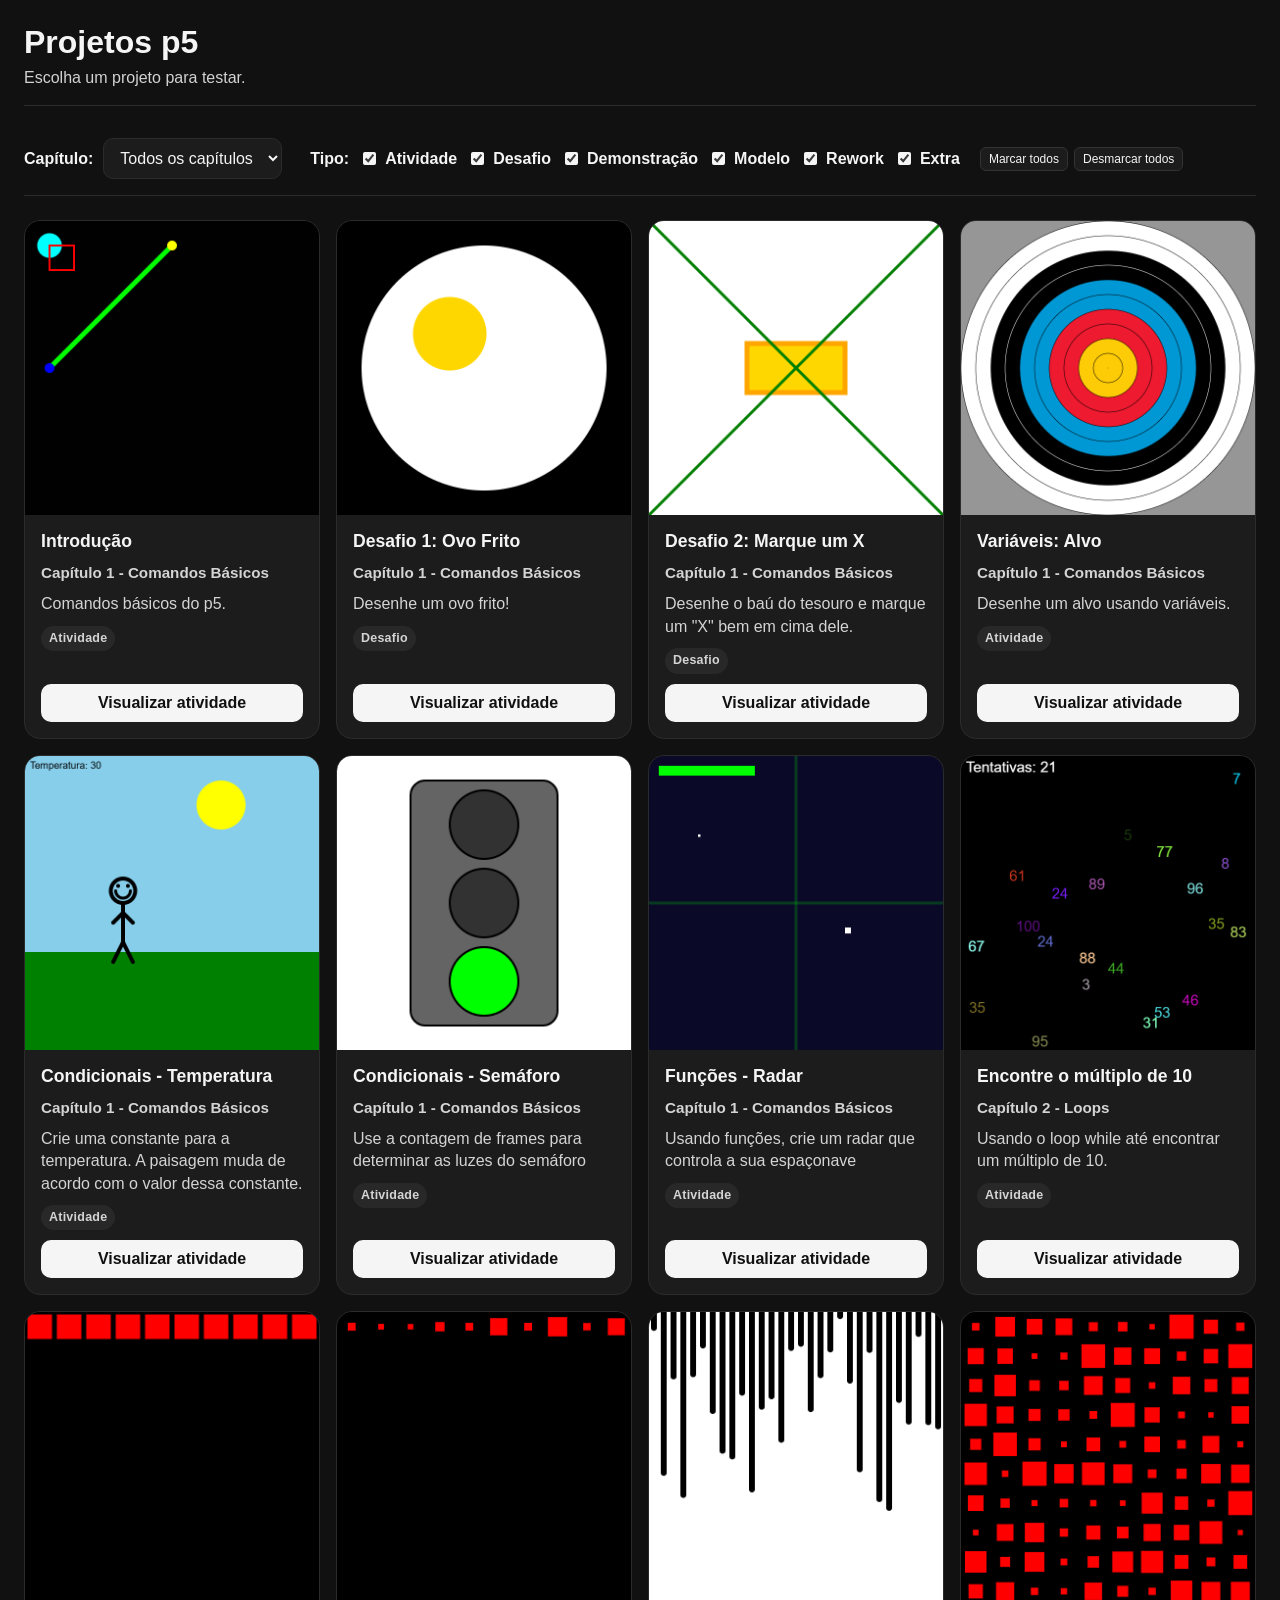
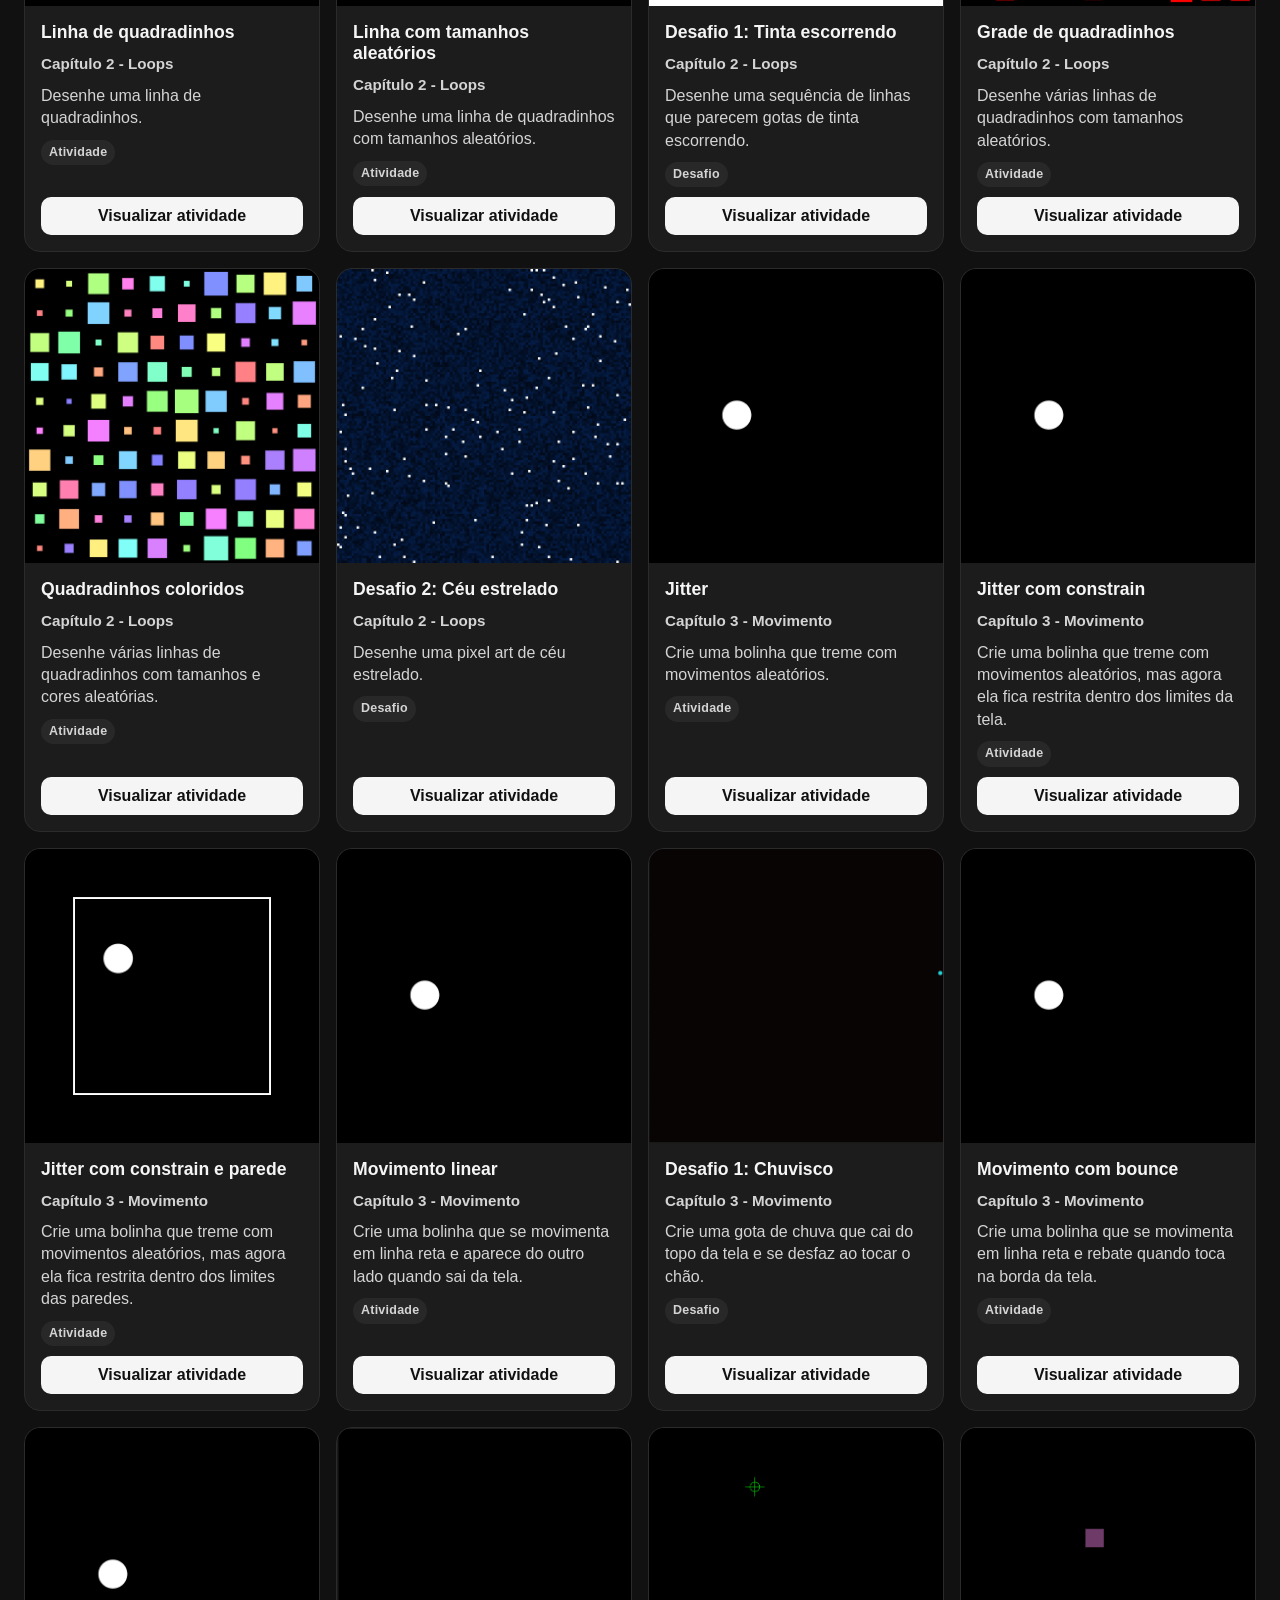
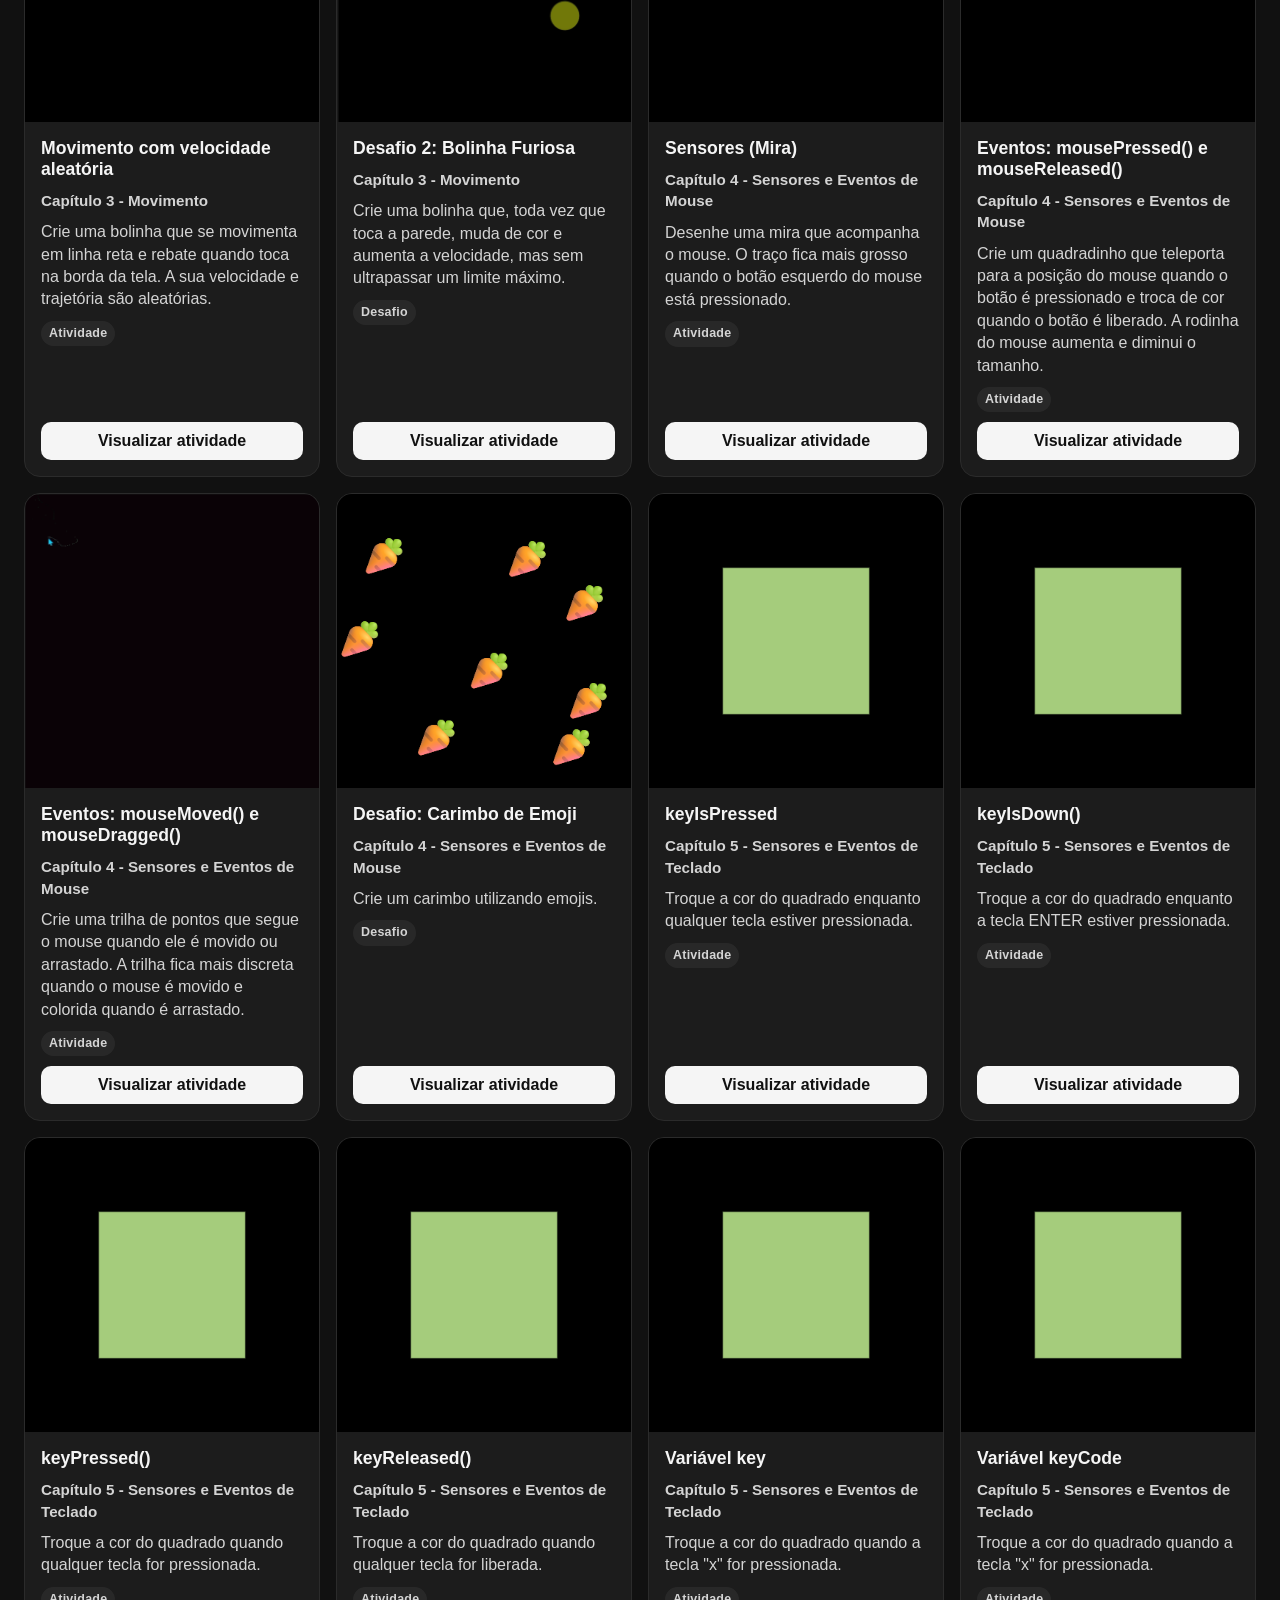
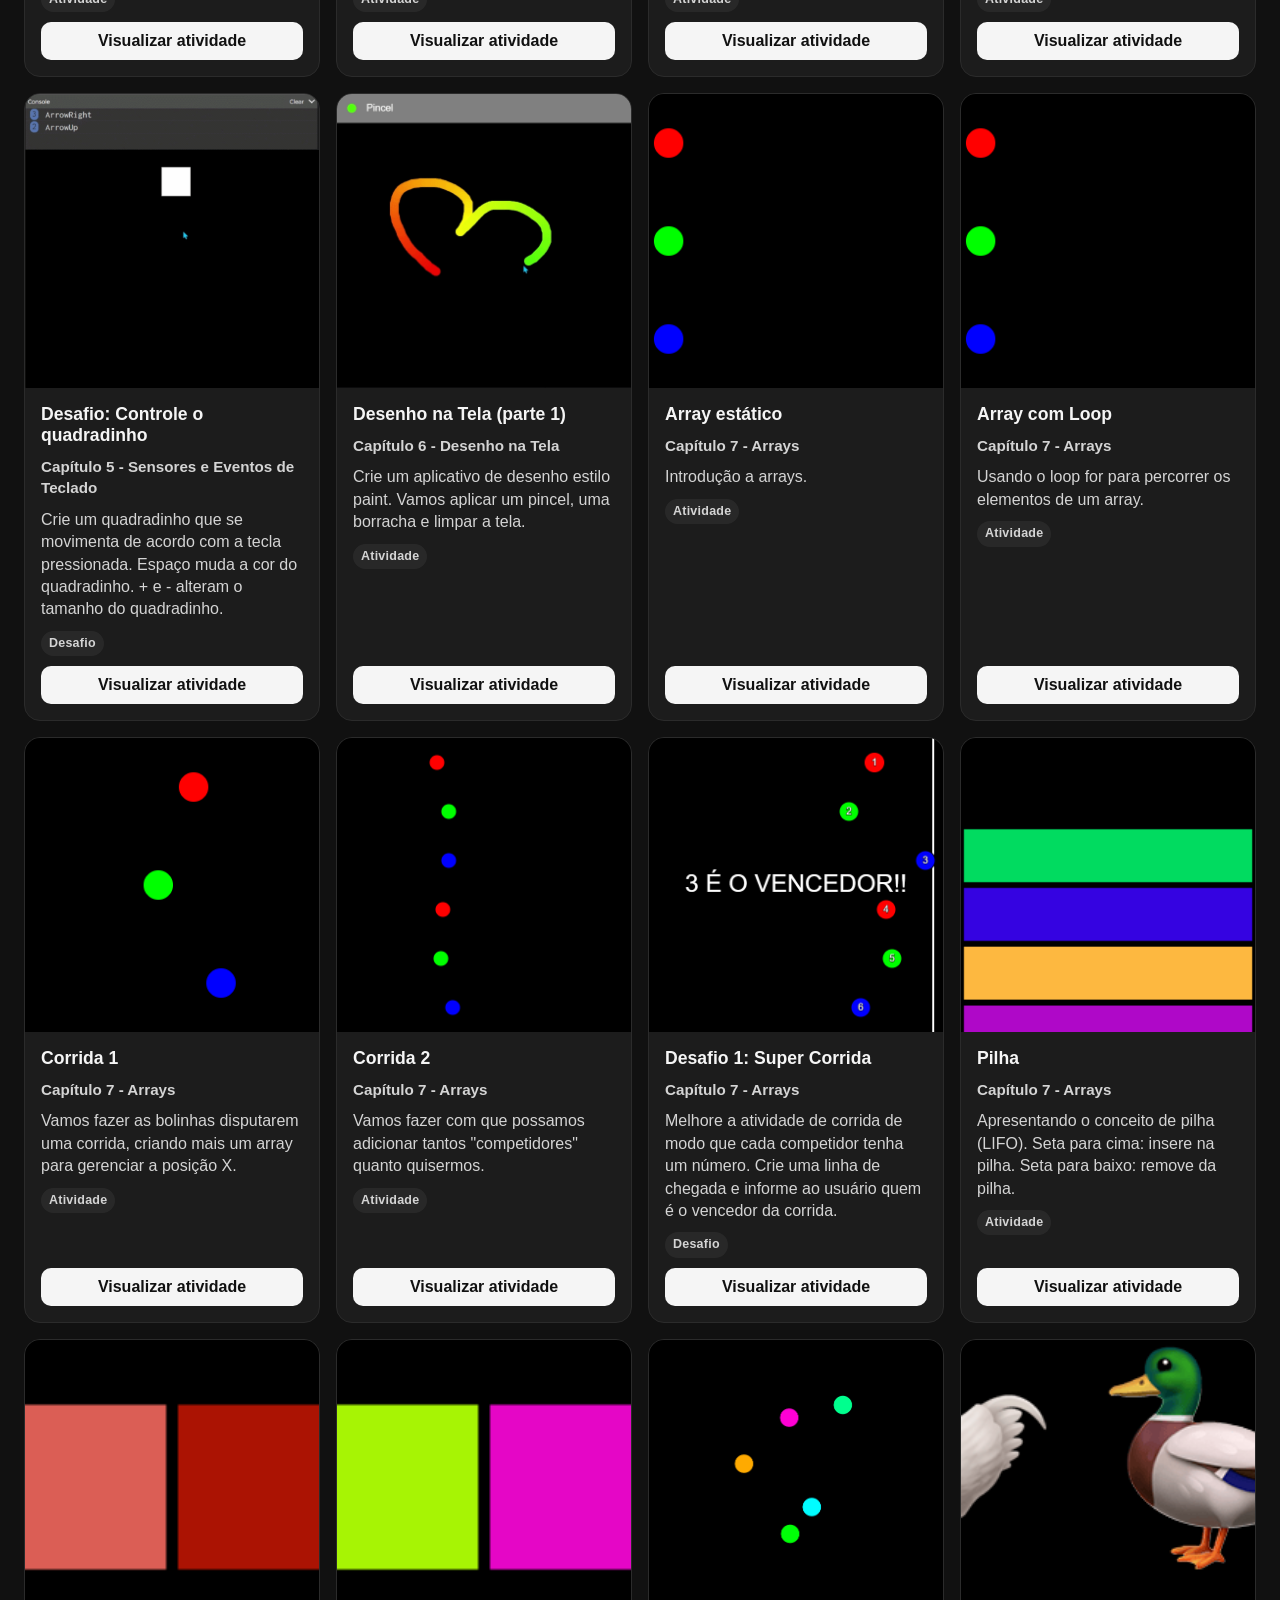
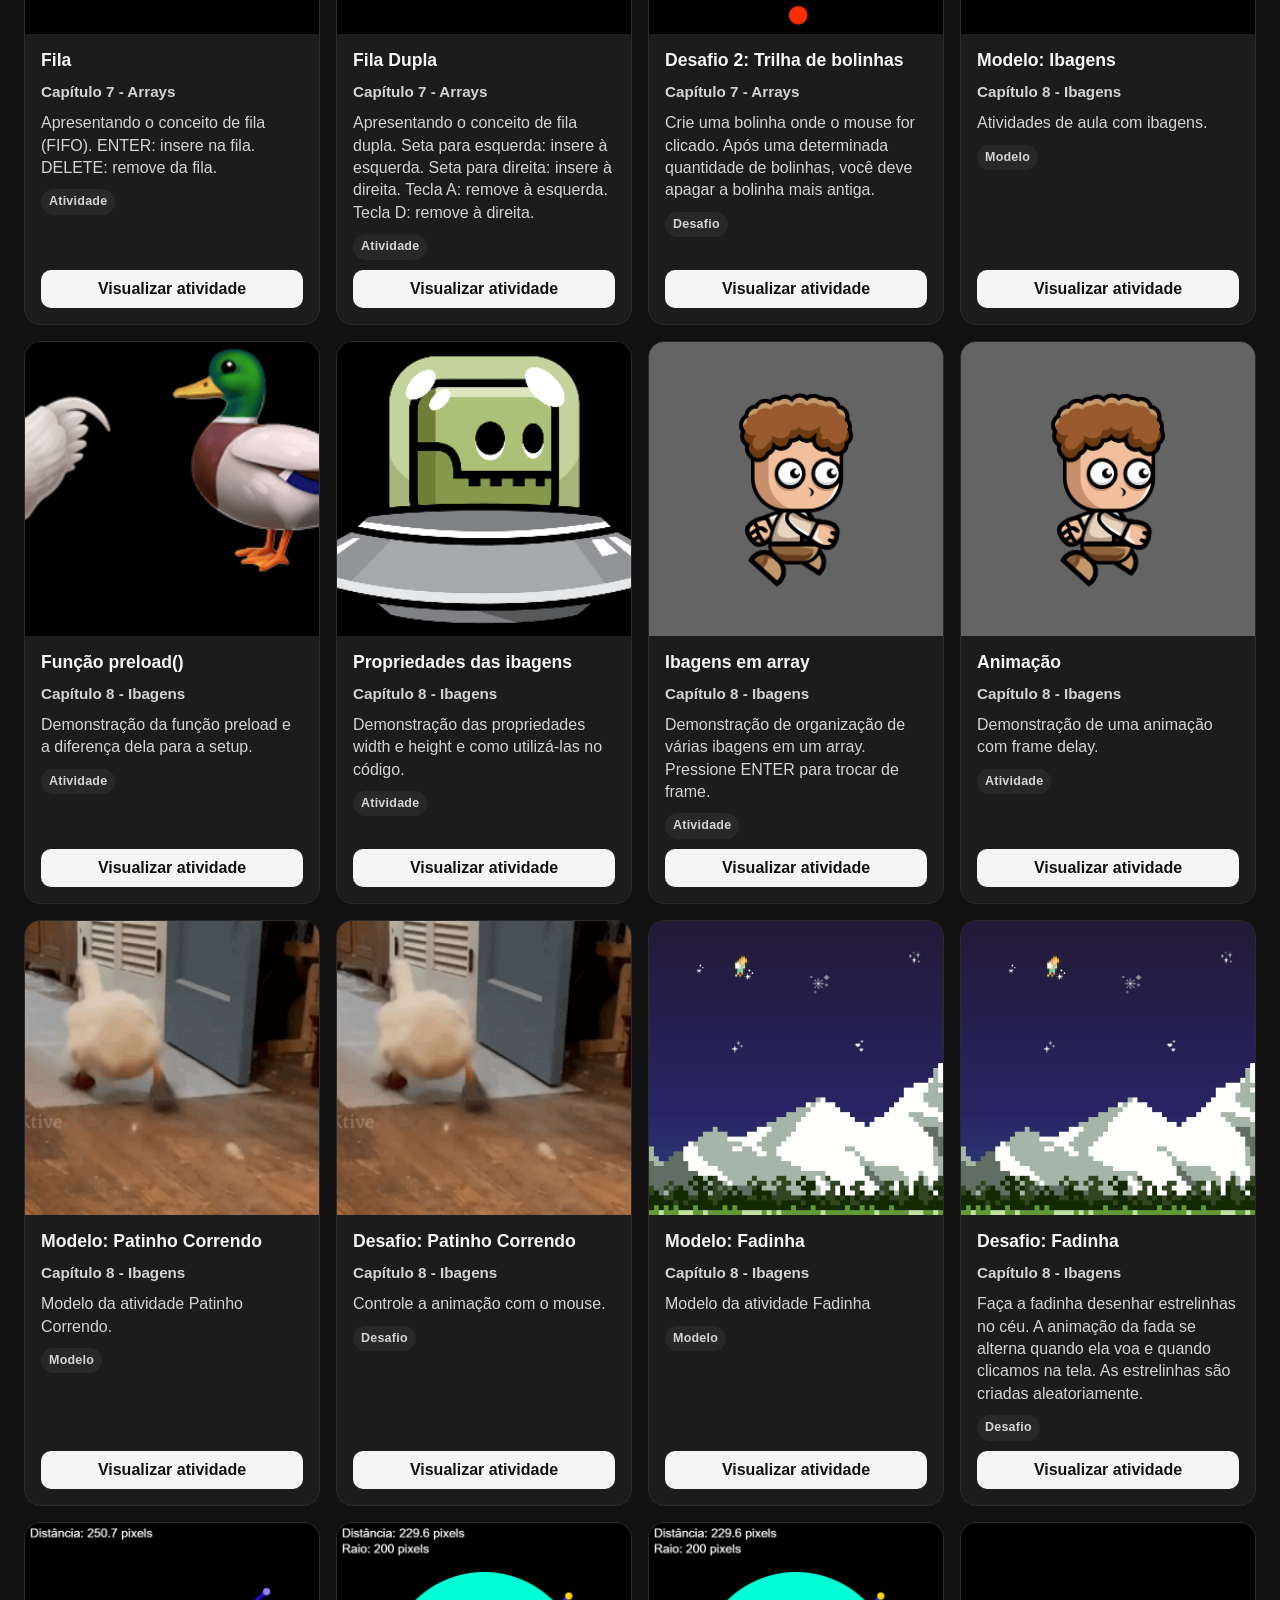
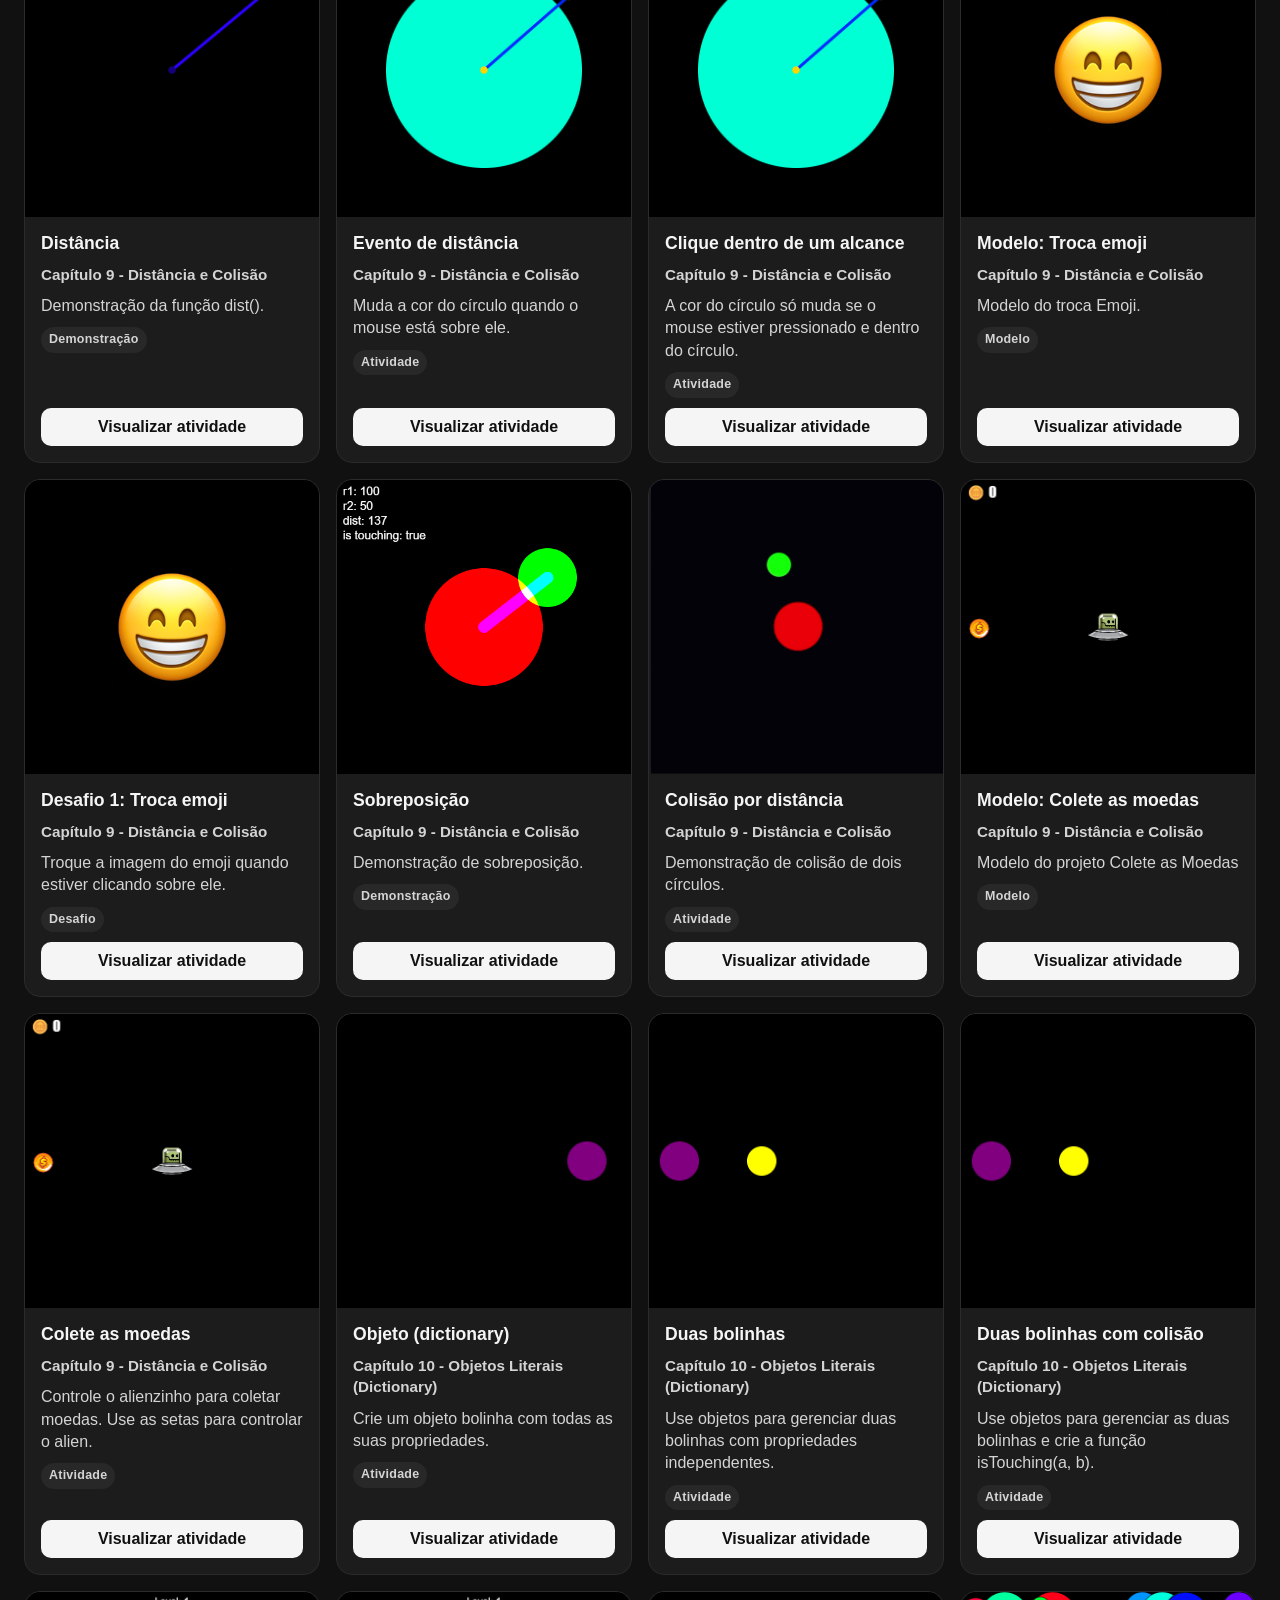
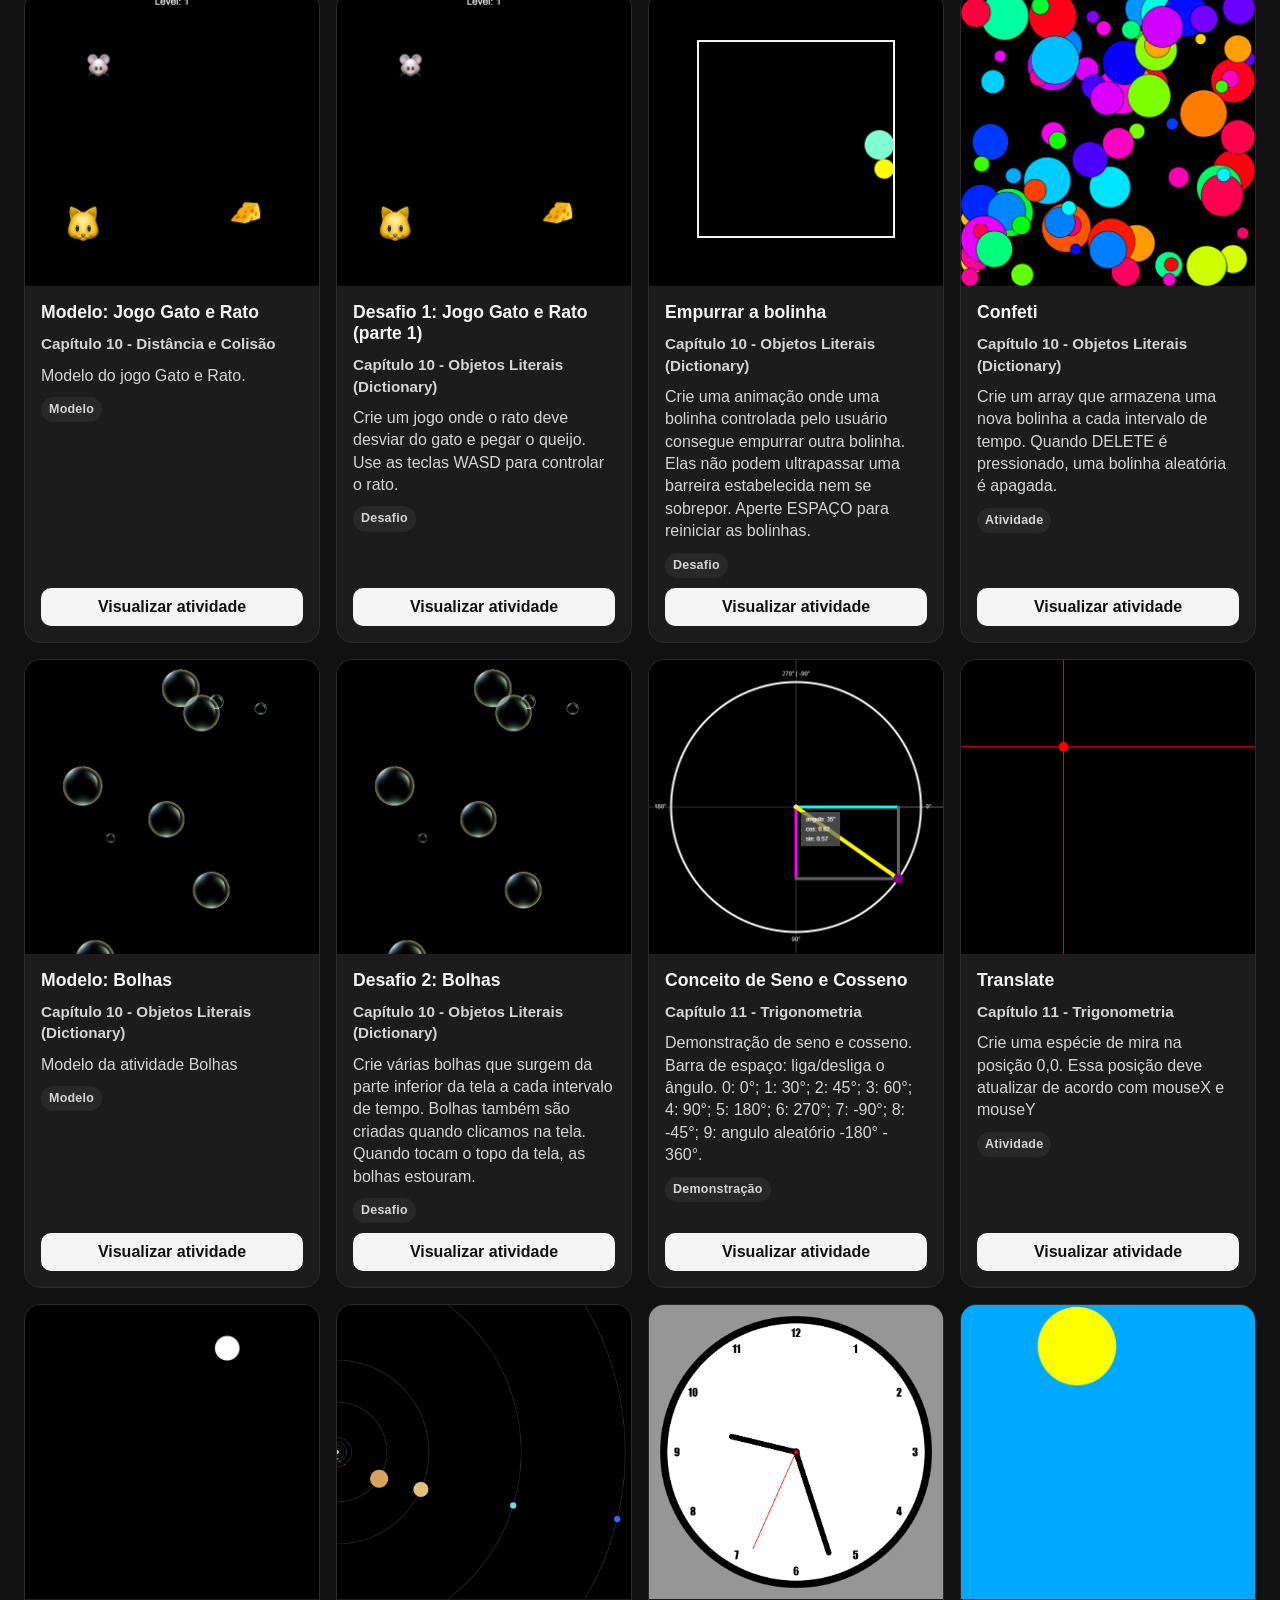
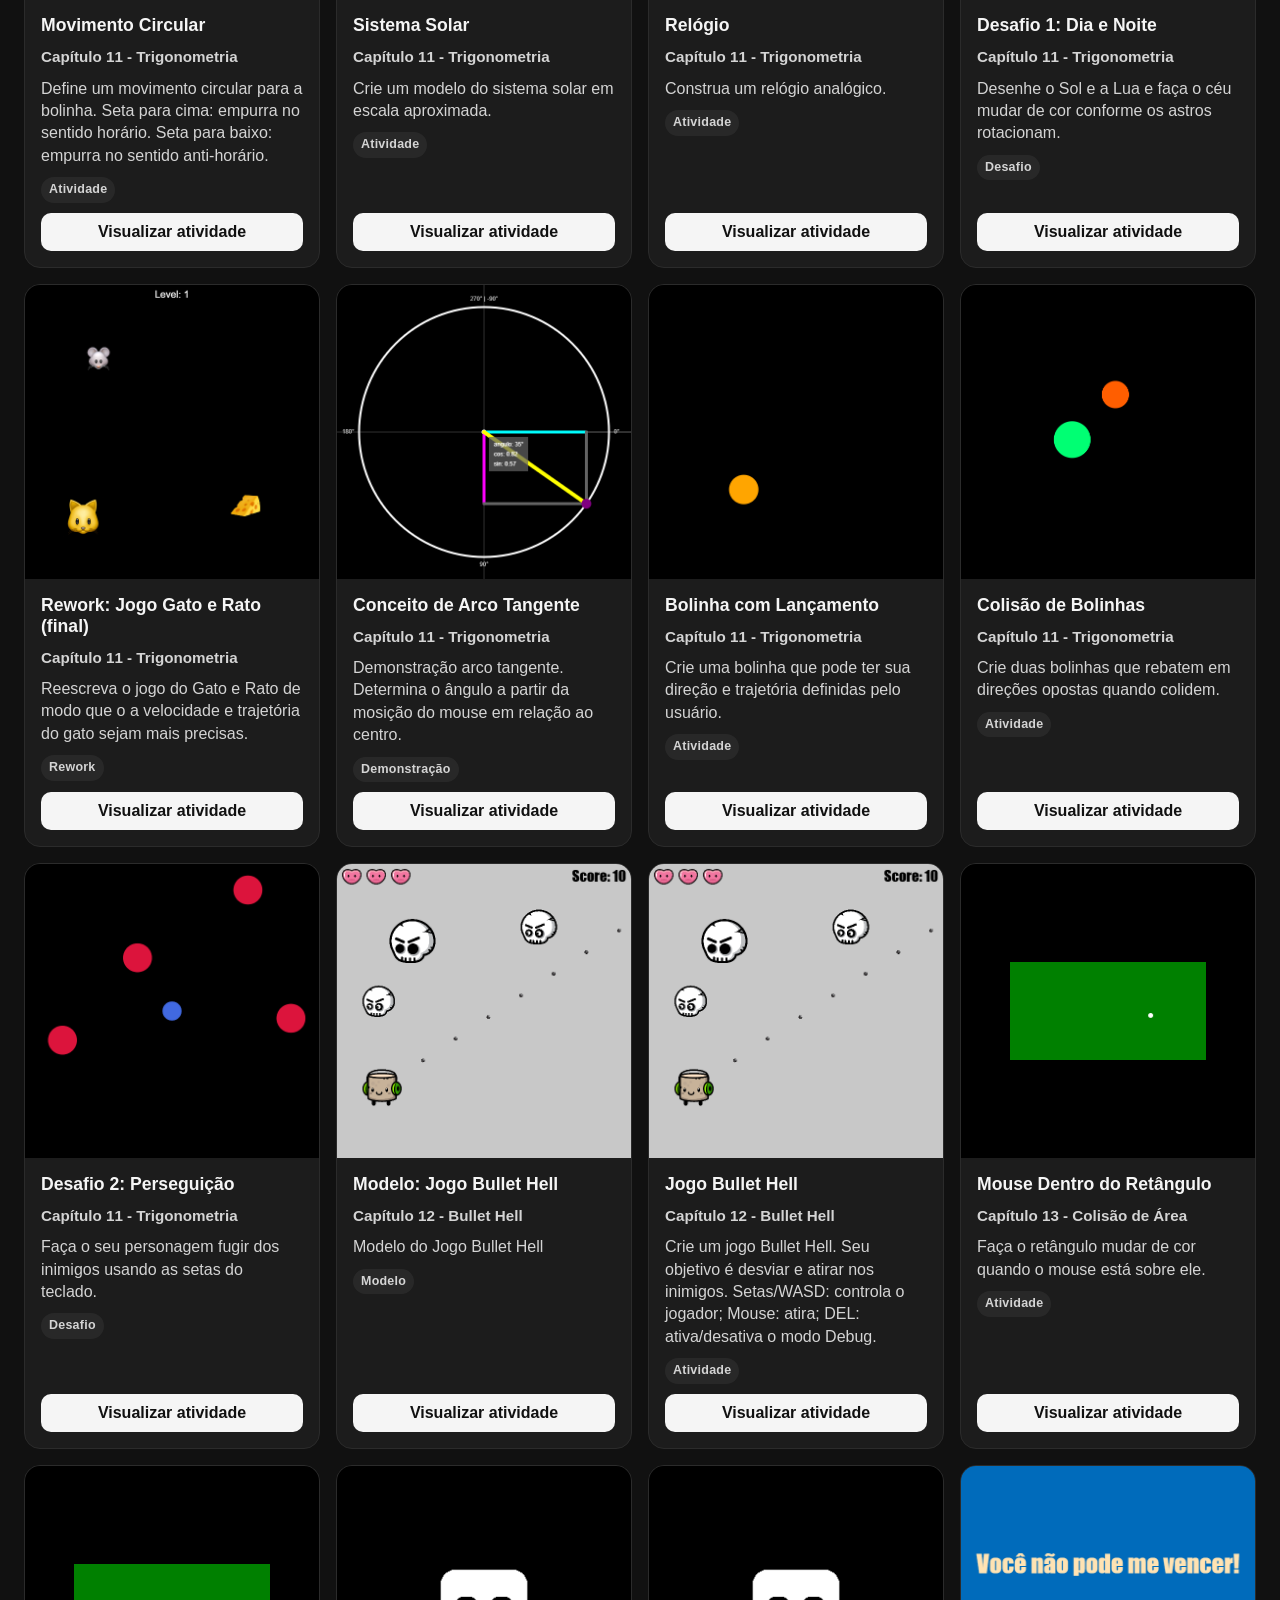
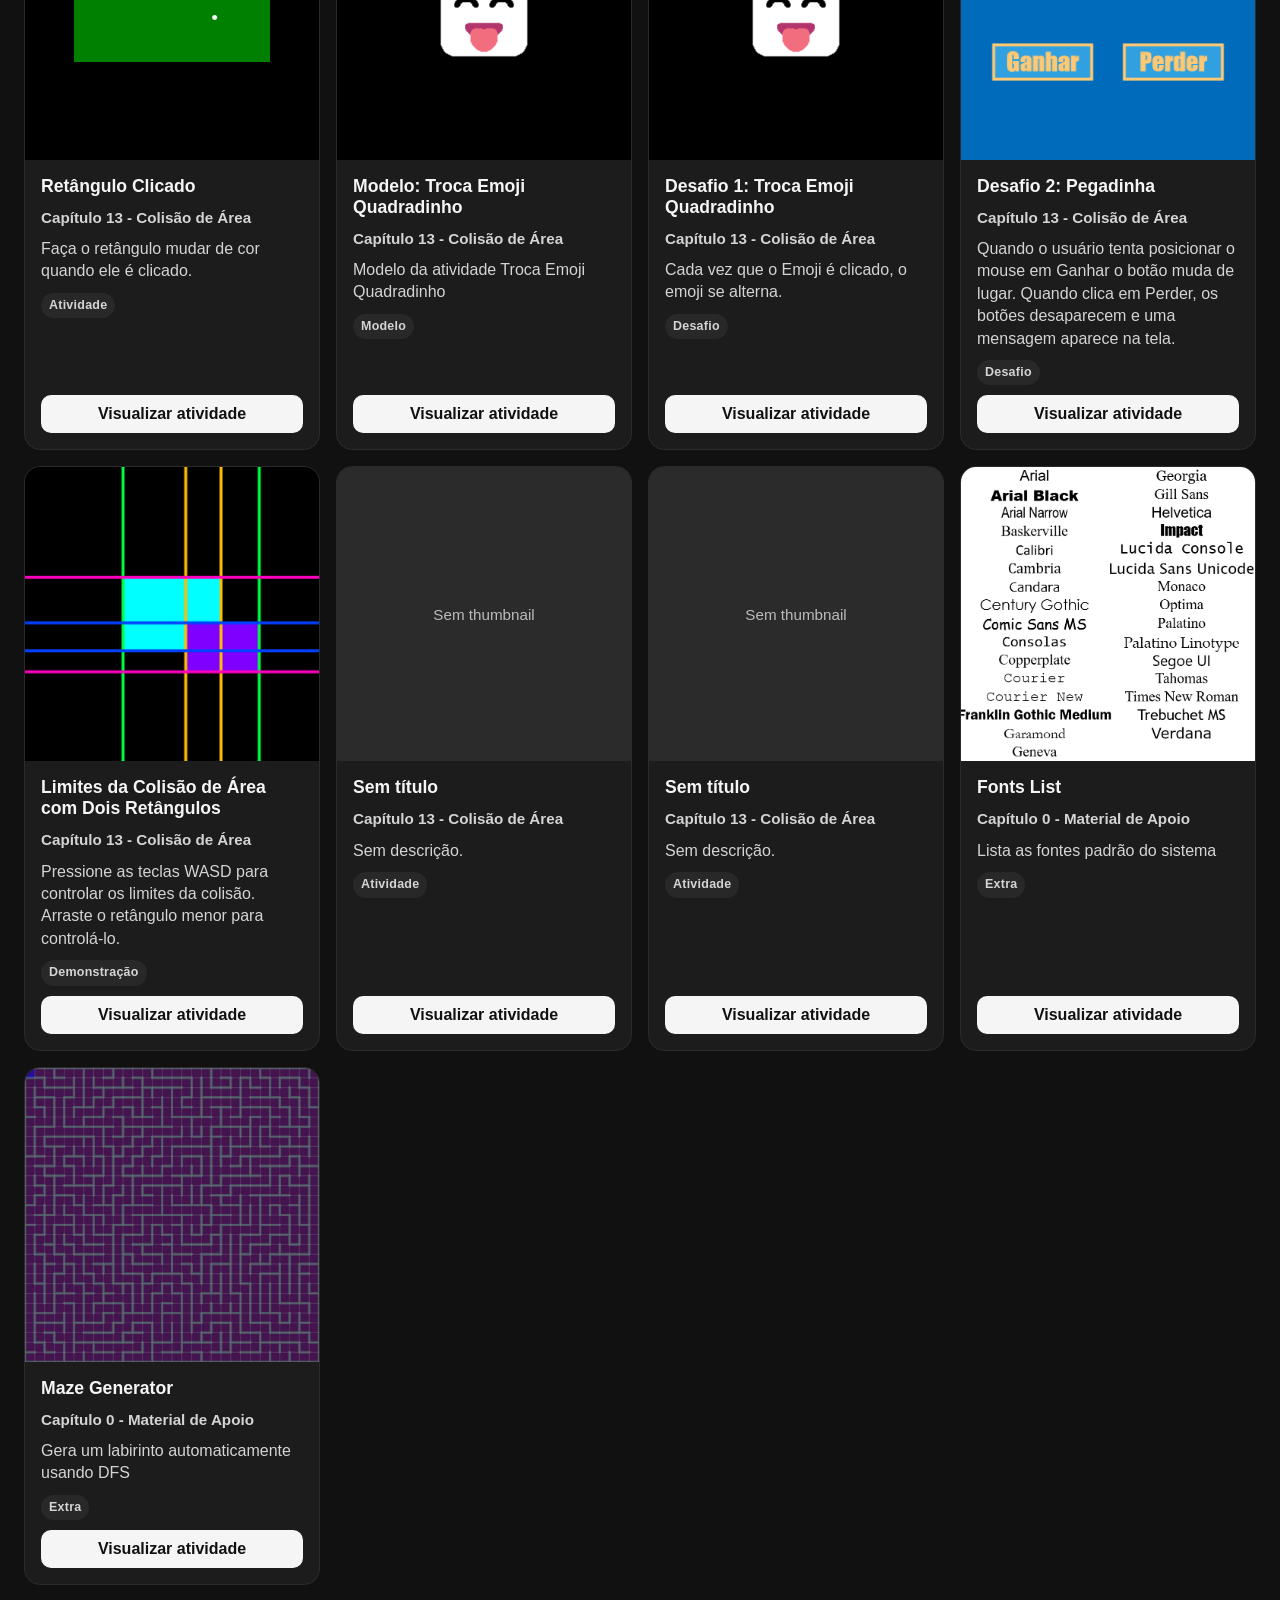
<file: index.html>
<!doctype html>
<html lang="pt-BR">
  <head>
    <meta charset="UTF-8" />
    <meta name="viewport" content="width=device-width, initial-scale=1.0" />
    <link rel="shortcut icon" href="favicon.ico" type="image/x-icon" />
    <title>Projetos p5</title>
    <link rel="stylesheet" href="./style.css" />
  </head>
  <body class="gallery-page">
    <header class="topbar">
      <h1>Projetos p5</h1>
      <p>Escolha um projeto para testar.</p>

      <div class="filters-wrap">
        <div class="filters">
          <div class="filter-group">
            <label for="chapter-filter">Capítulo:</label>
            <select id="chapter-filter">
              <option value="all">Todos os capítulos</option>
            </select>
          </div>

          <div class="filter-group">
            <span class="filter-label">Tipo:</span>

            <label class="checkbox-option">
              <input
                type="checkbox"
                name="type-filter"
                value="activity"
                checked
              />
              <span>Atividade</span>
            </label>

            <label class="checkbox-option">
              <input
                type="checkbox"
                name="type-filter"
                value="challenge"
                checked
              />
              <span>Desafio</span>
            </label>

            <label class="checkbox-option">
              <input type="checkbox" name="type-filter" value="demo" checked />
              <span>Demonstração</span>
            </label>

            <label class="checkbox-option">
              <input
                type="checkbox"
                name="type-filter"
                value="template"
                checked
              />
              <span>Modelo</span>
            </label>

            <label class="checkbox-option">
              <input
                type="checkbox"
                name="type-filter"
                value="rework"
                checked
              />
              <span>Rework</span>
            </label>

            <label class="checkbox-option">
              <input
                type="checkbox"
                name="type-filter"
                value="extra"
                checked
              />
              <span>Extra</span>
            </label>

            <div class="filter-actions">
              <button id="check-all-types">Marcar todos</button>
              <button id="uncheck-all-types">Desmarcar todos</button>
            </div>
          </div>
        </div>
      </div>
    </header>

    <main>
      <section id="project-list" class="project-grid"></section>
    </main>

    <script src="./app.js"></script>
  </body>
</html>
</file>
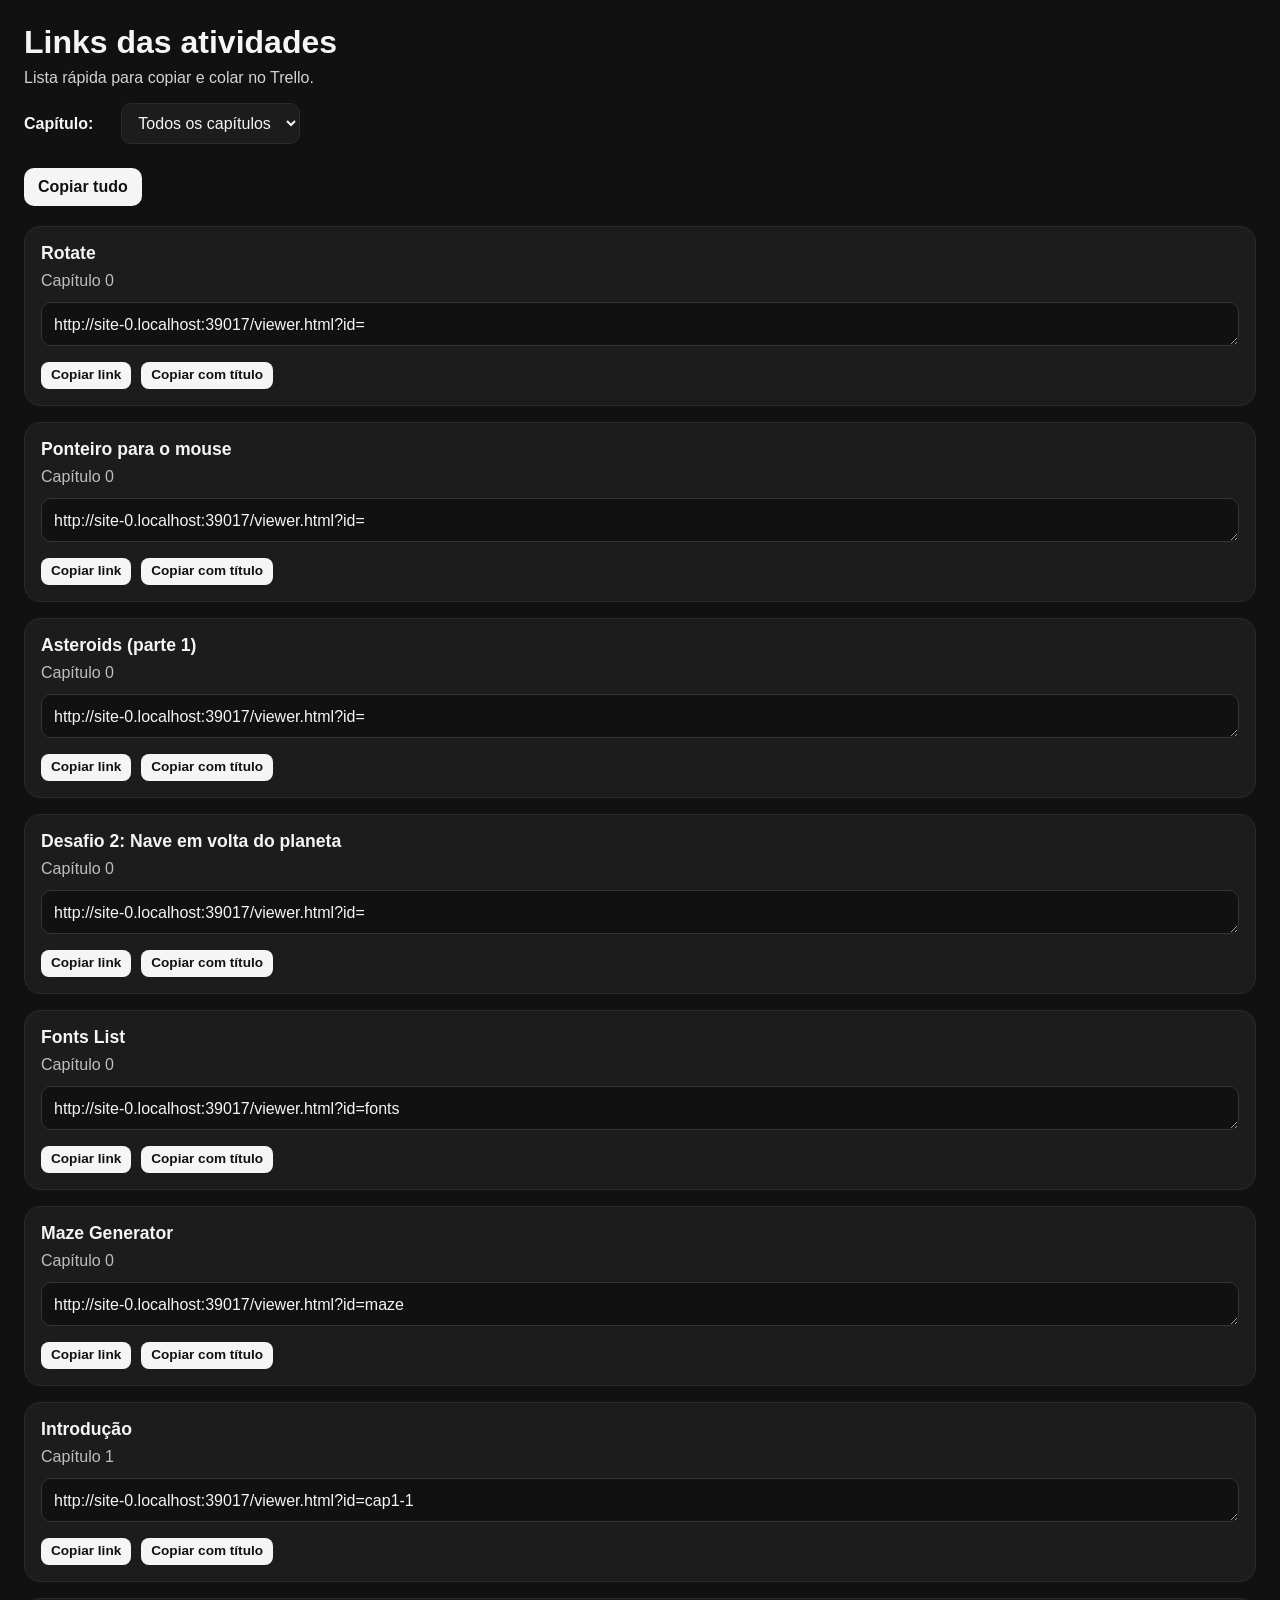
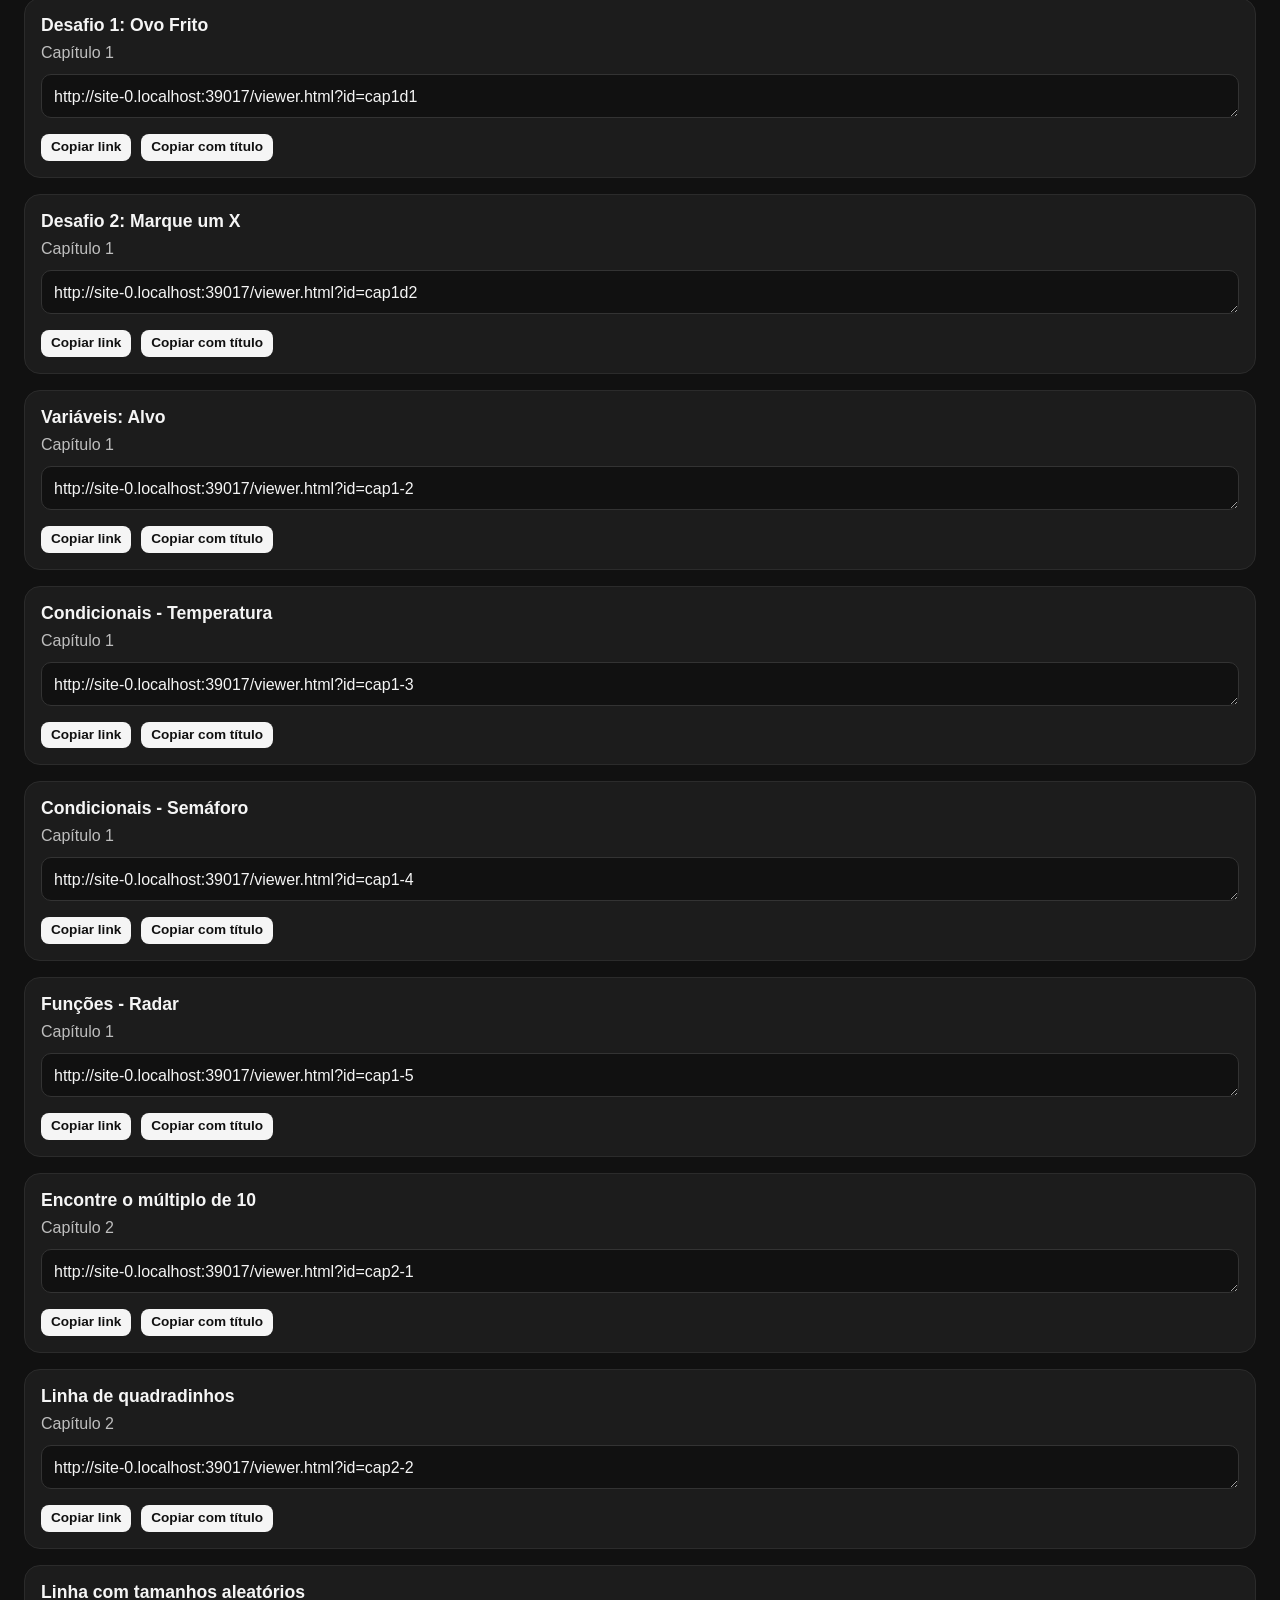
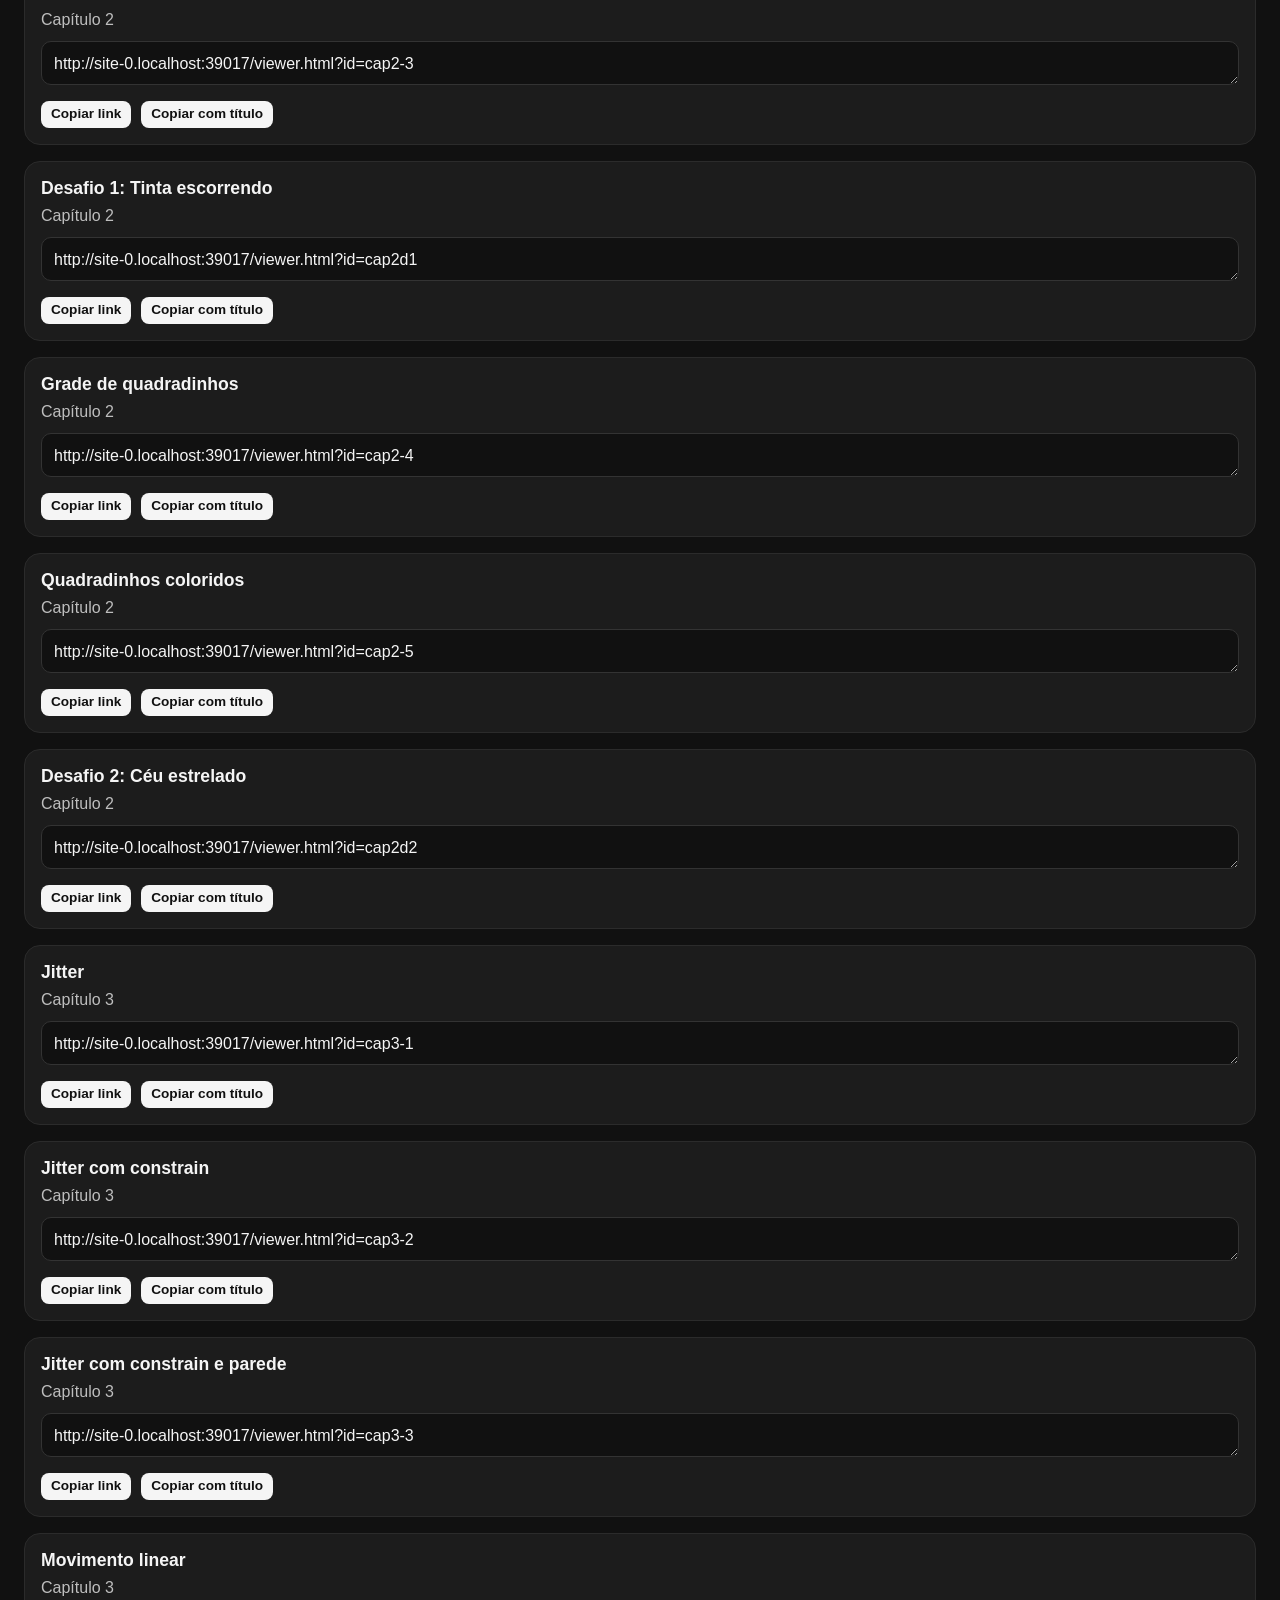
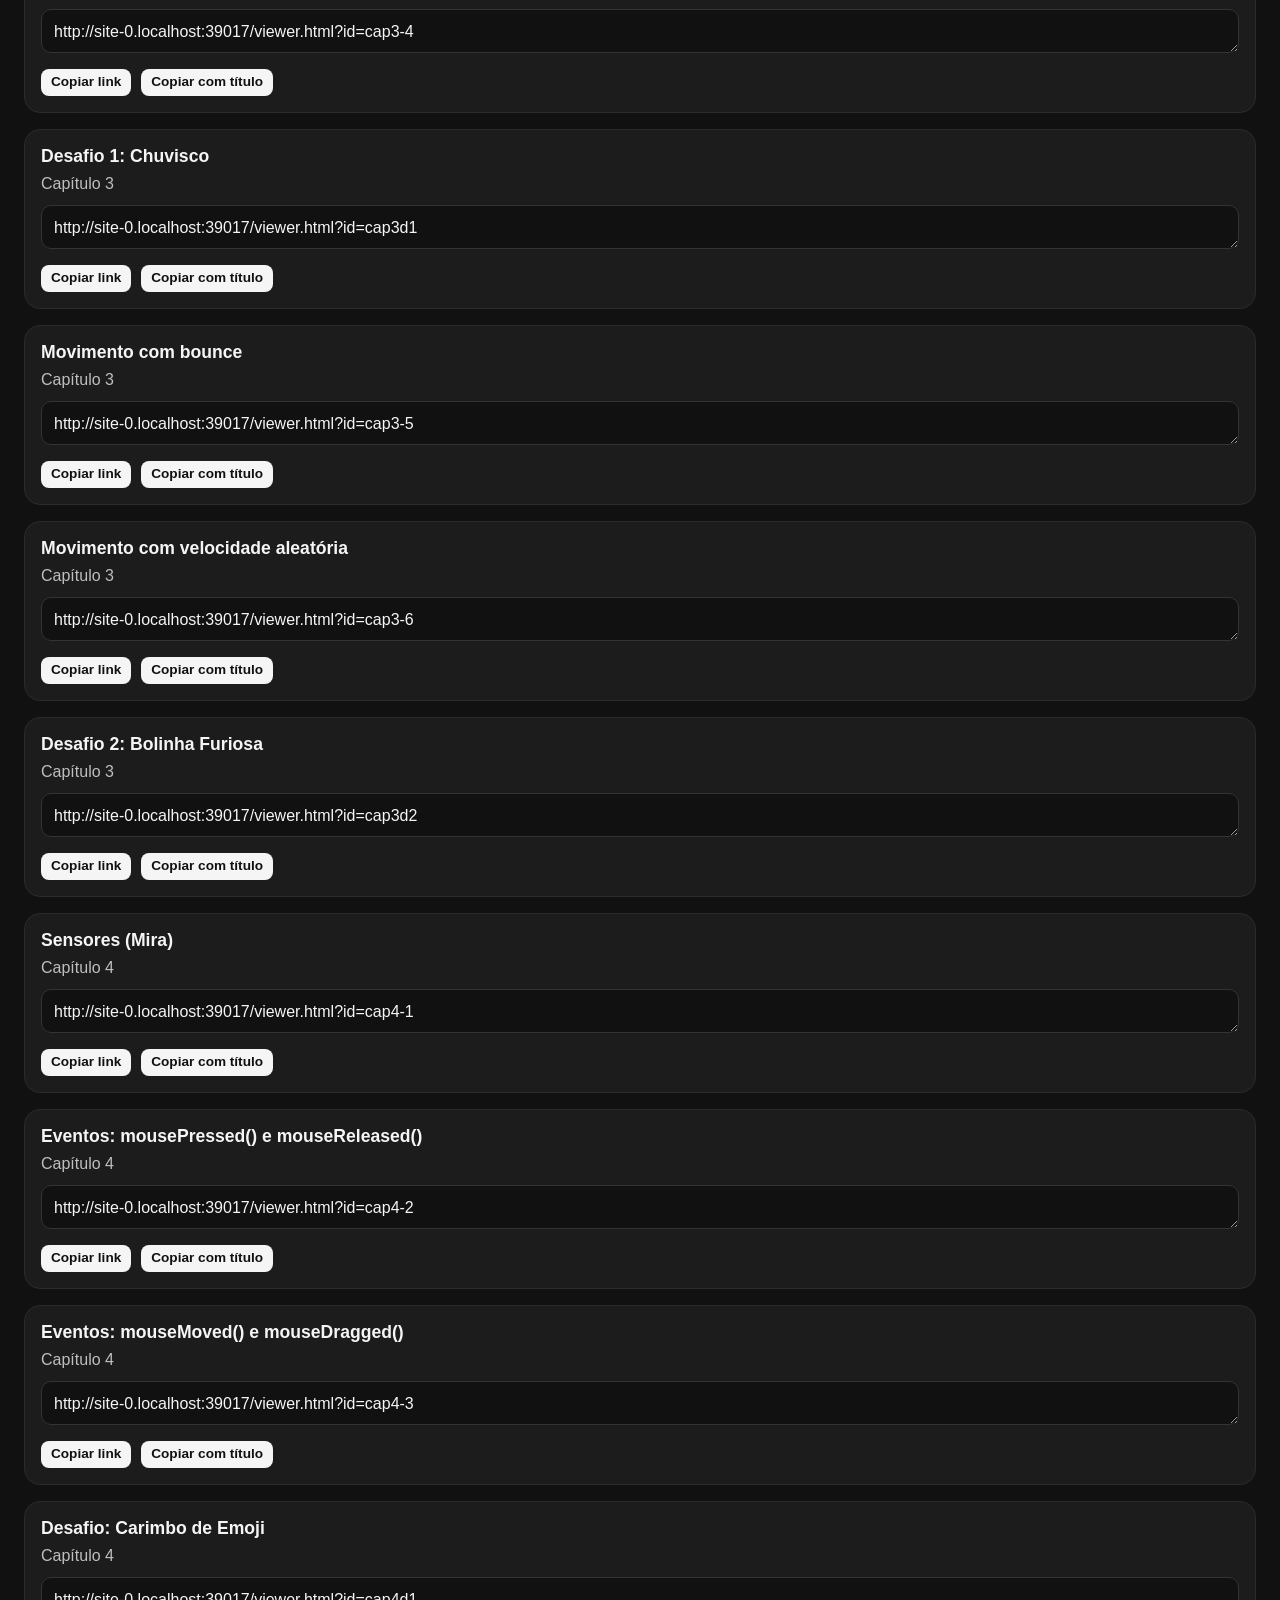
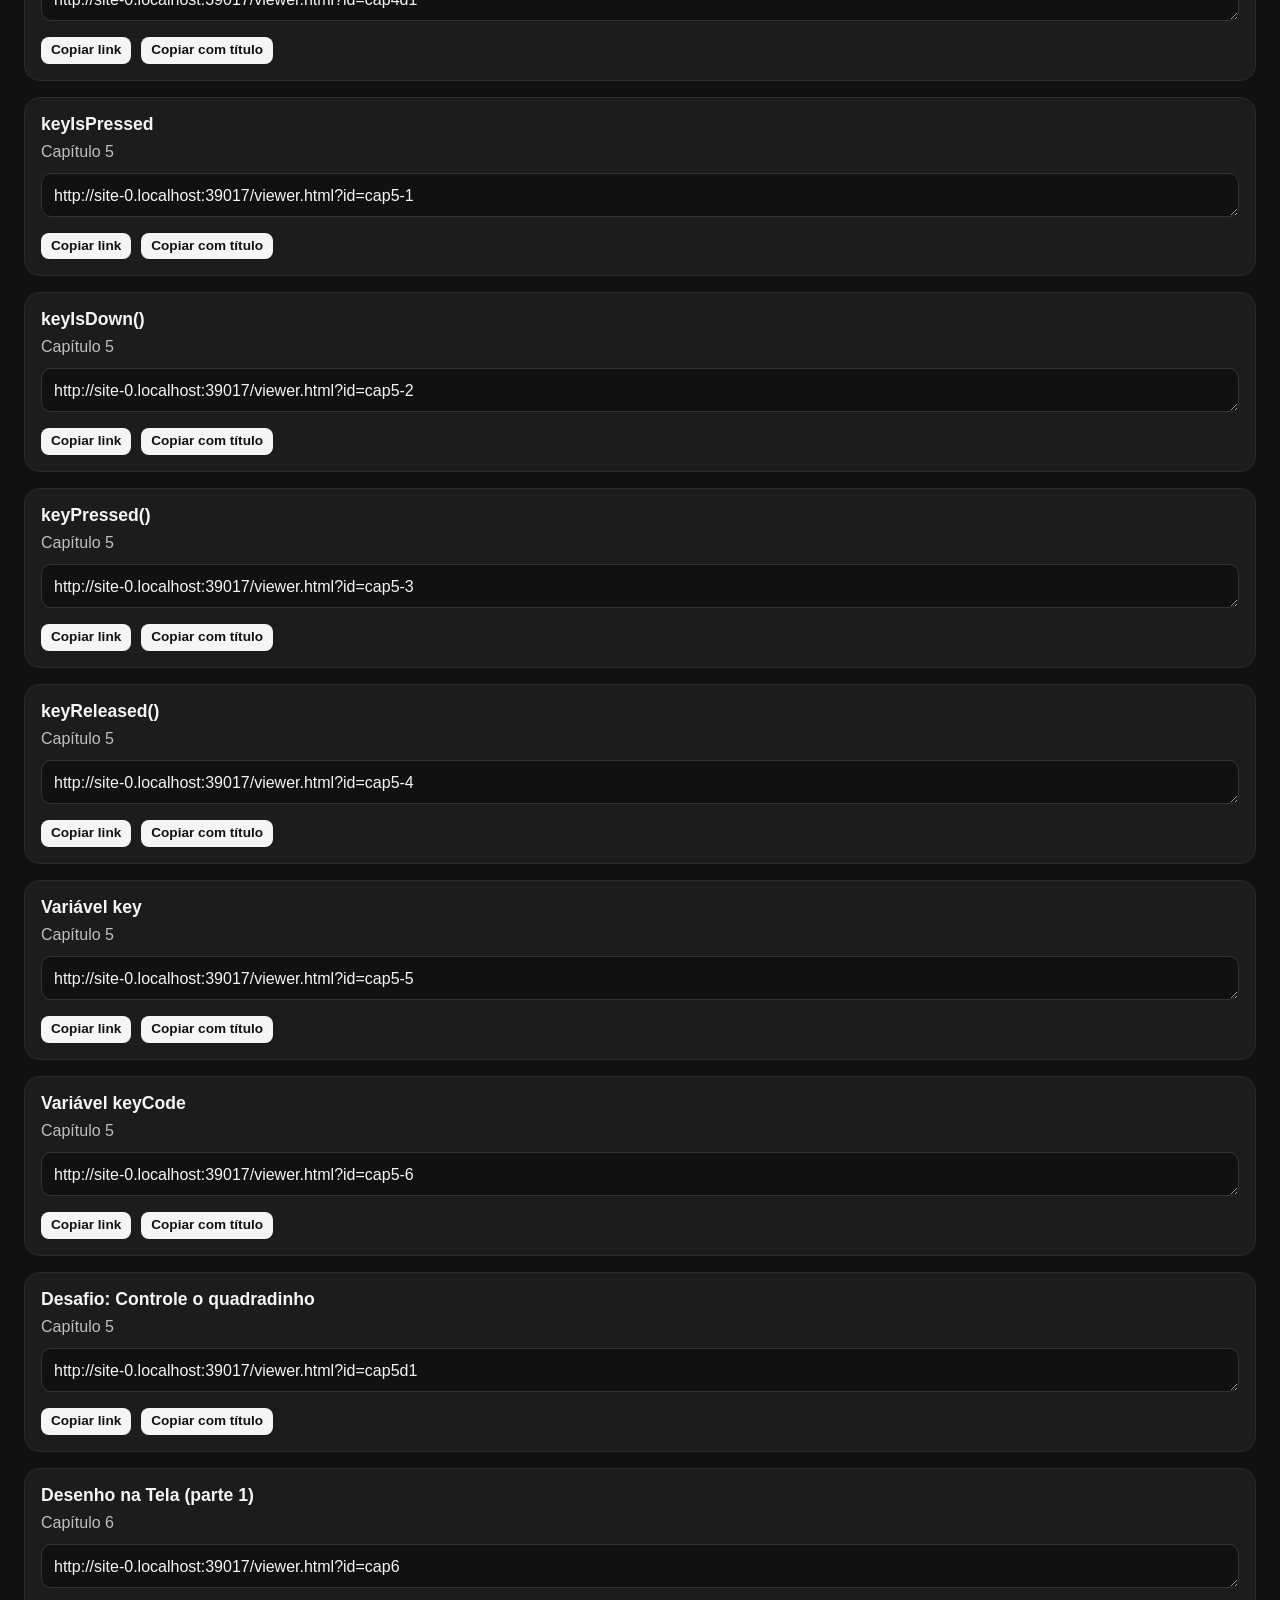
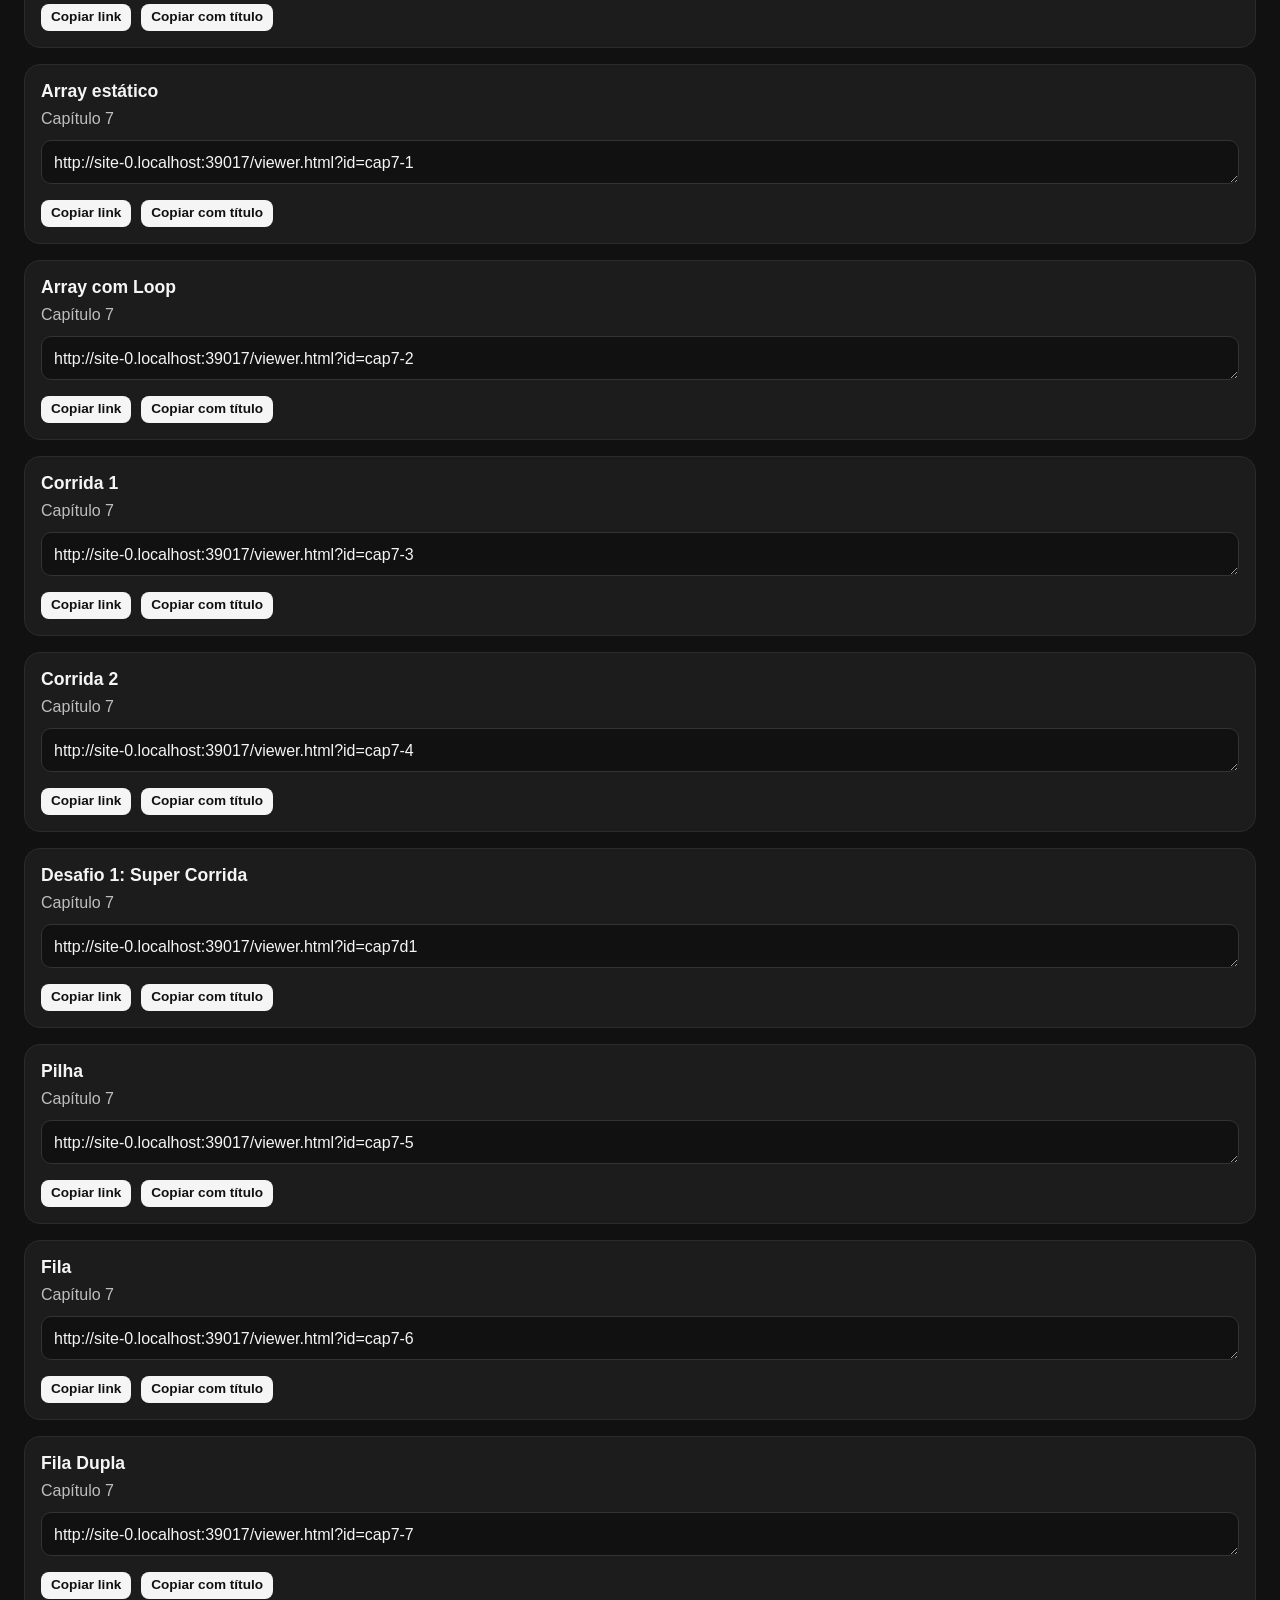
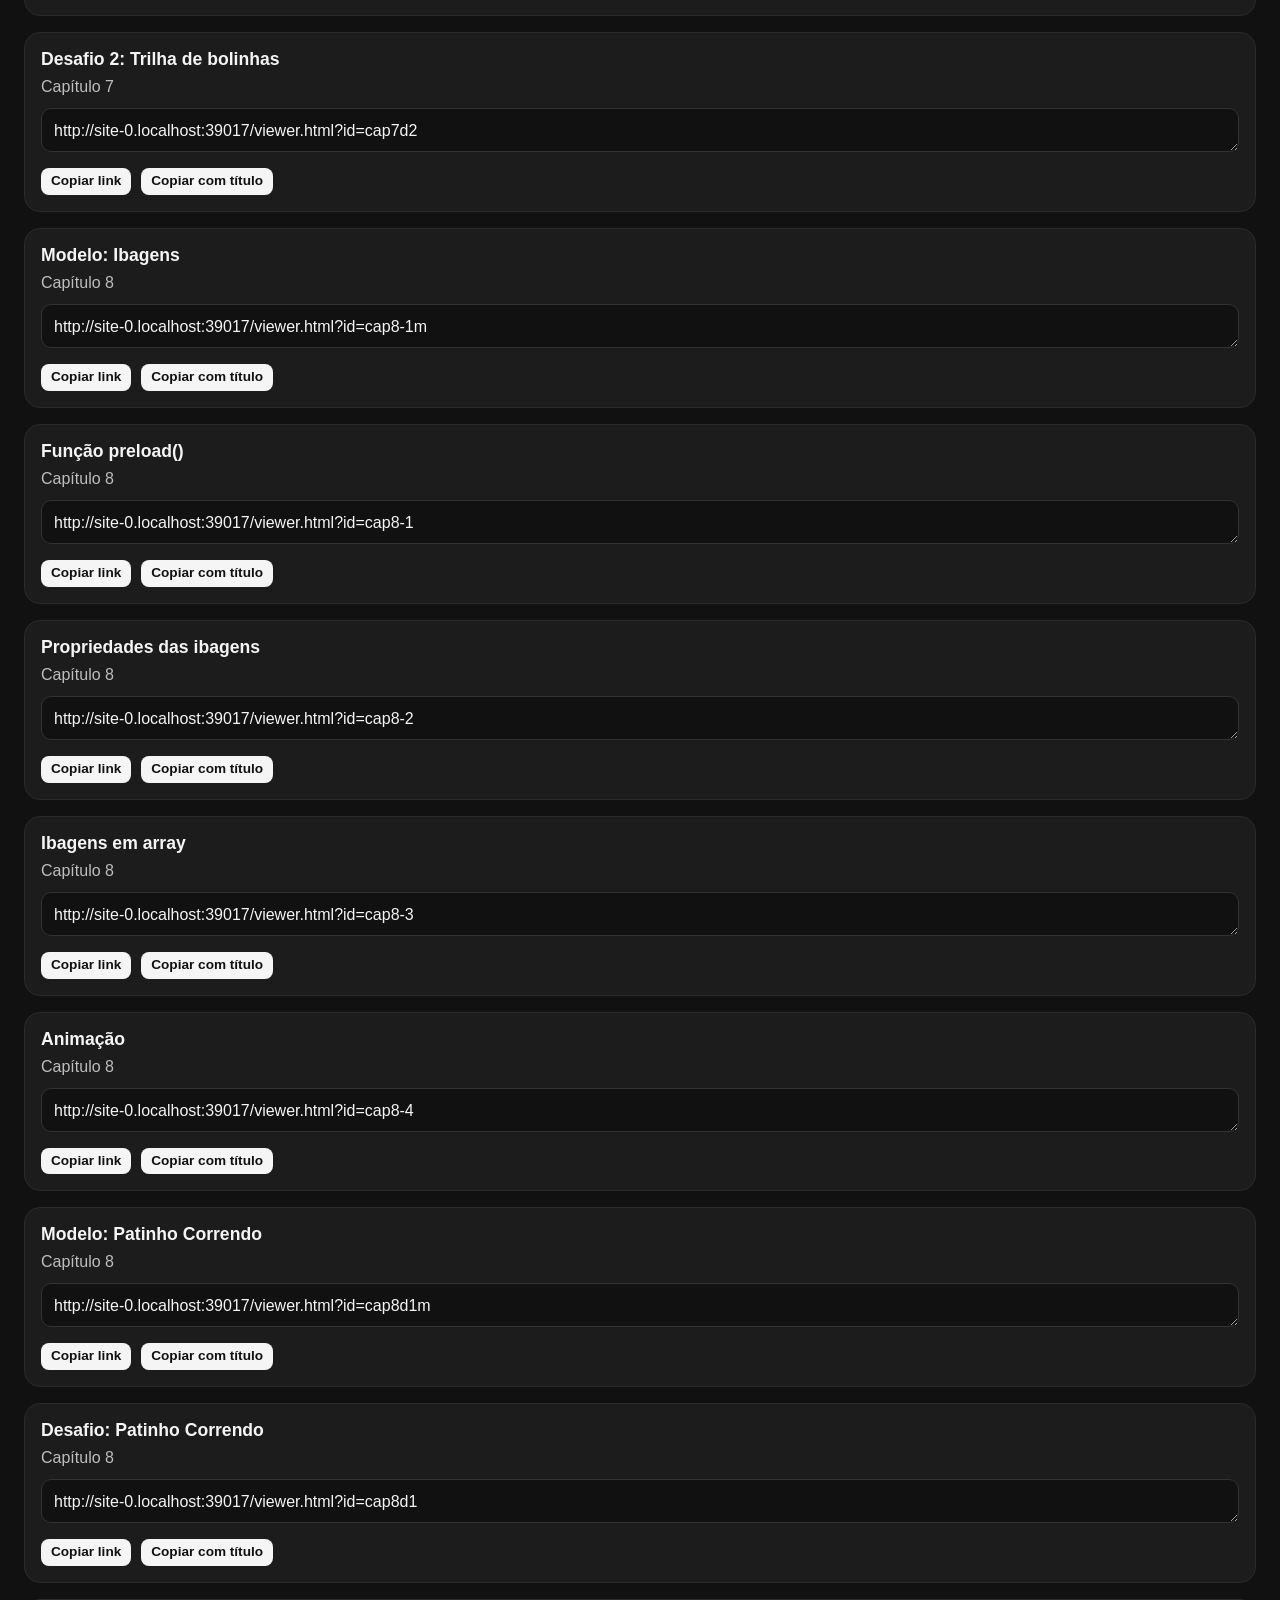
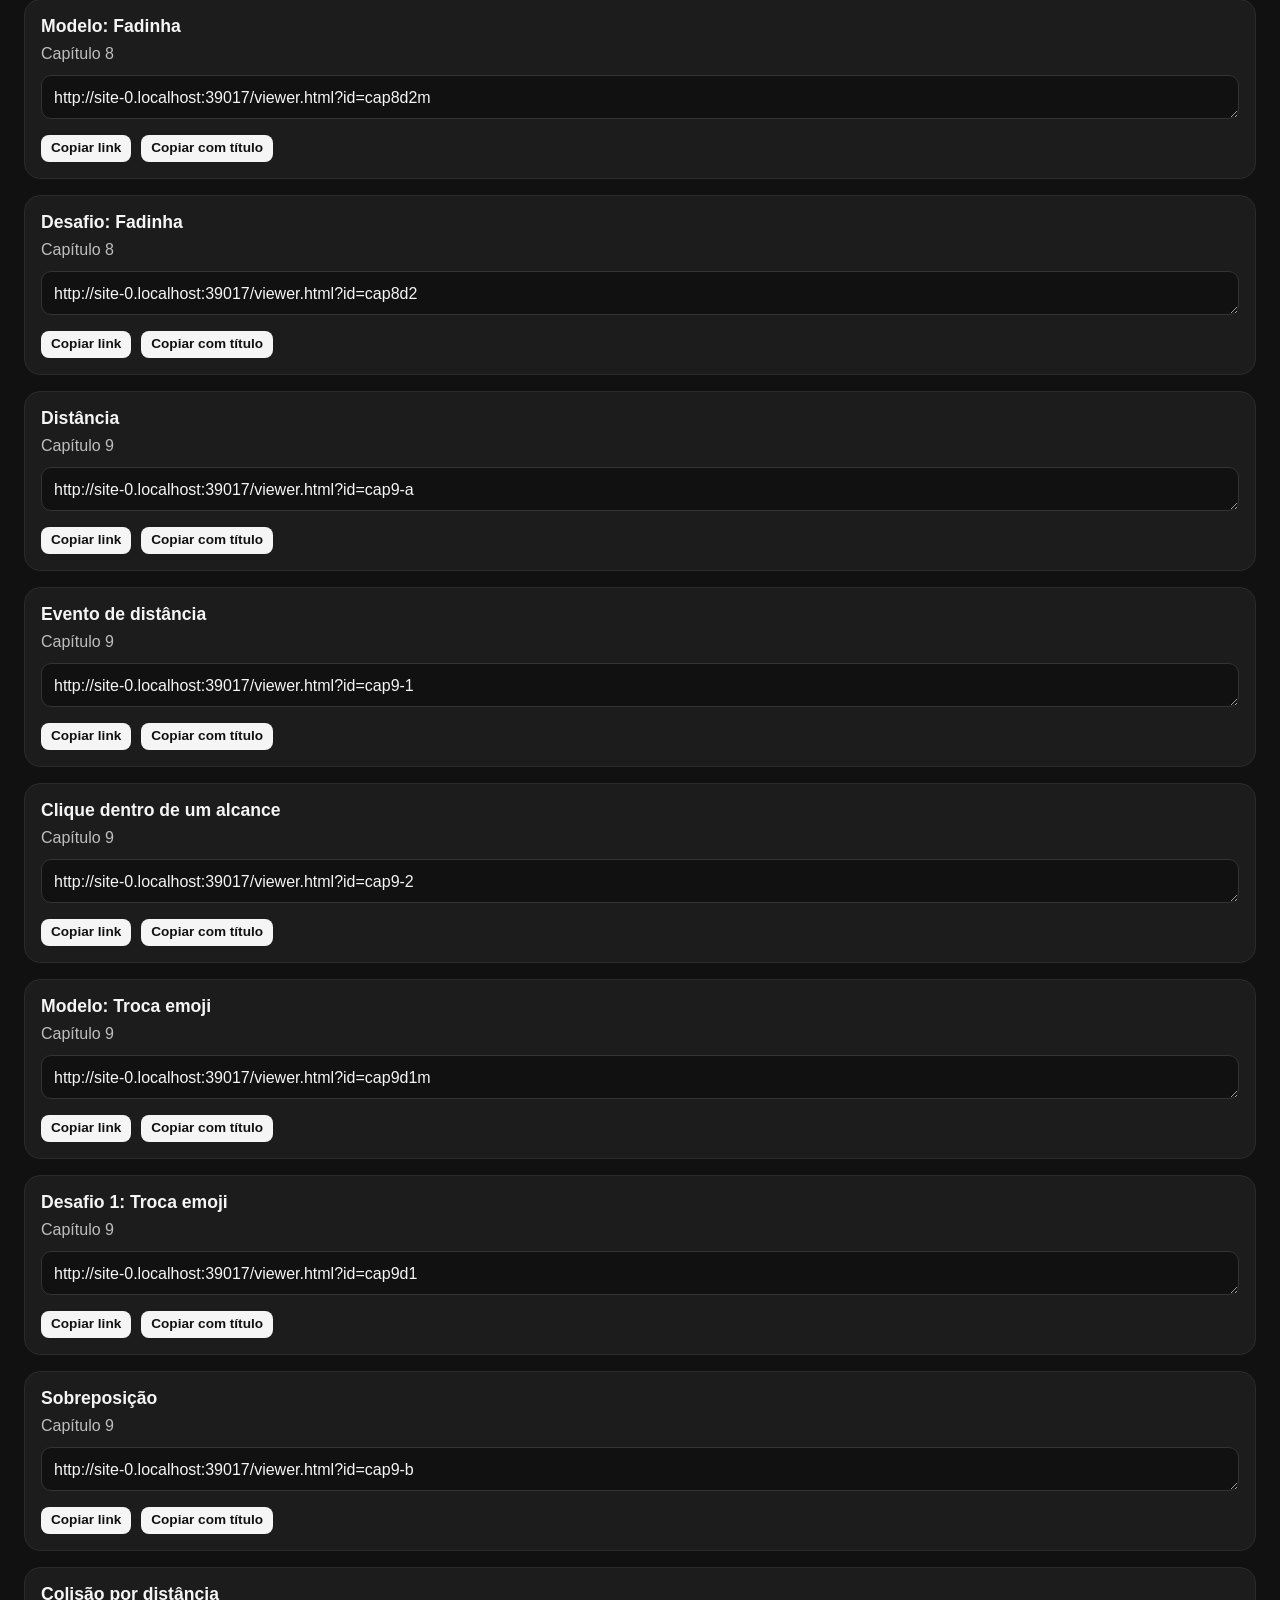
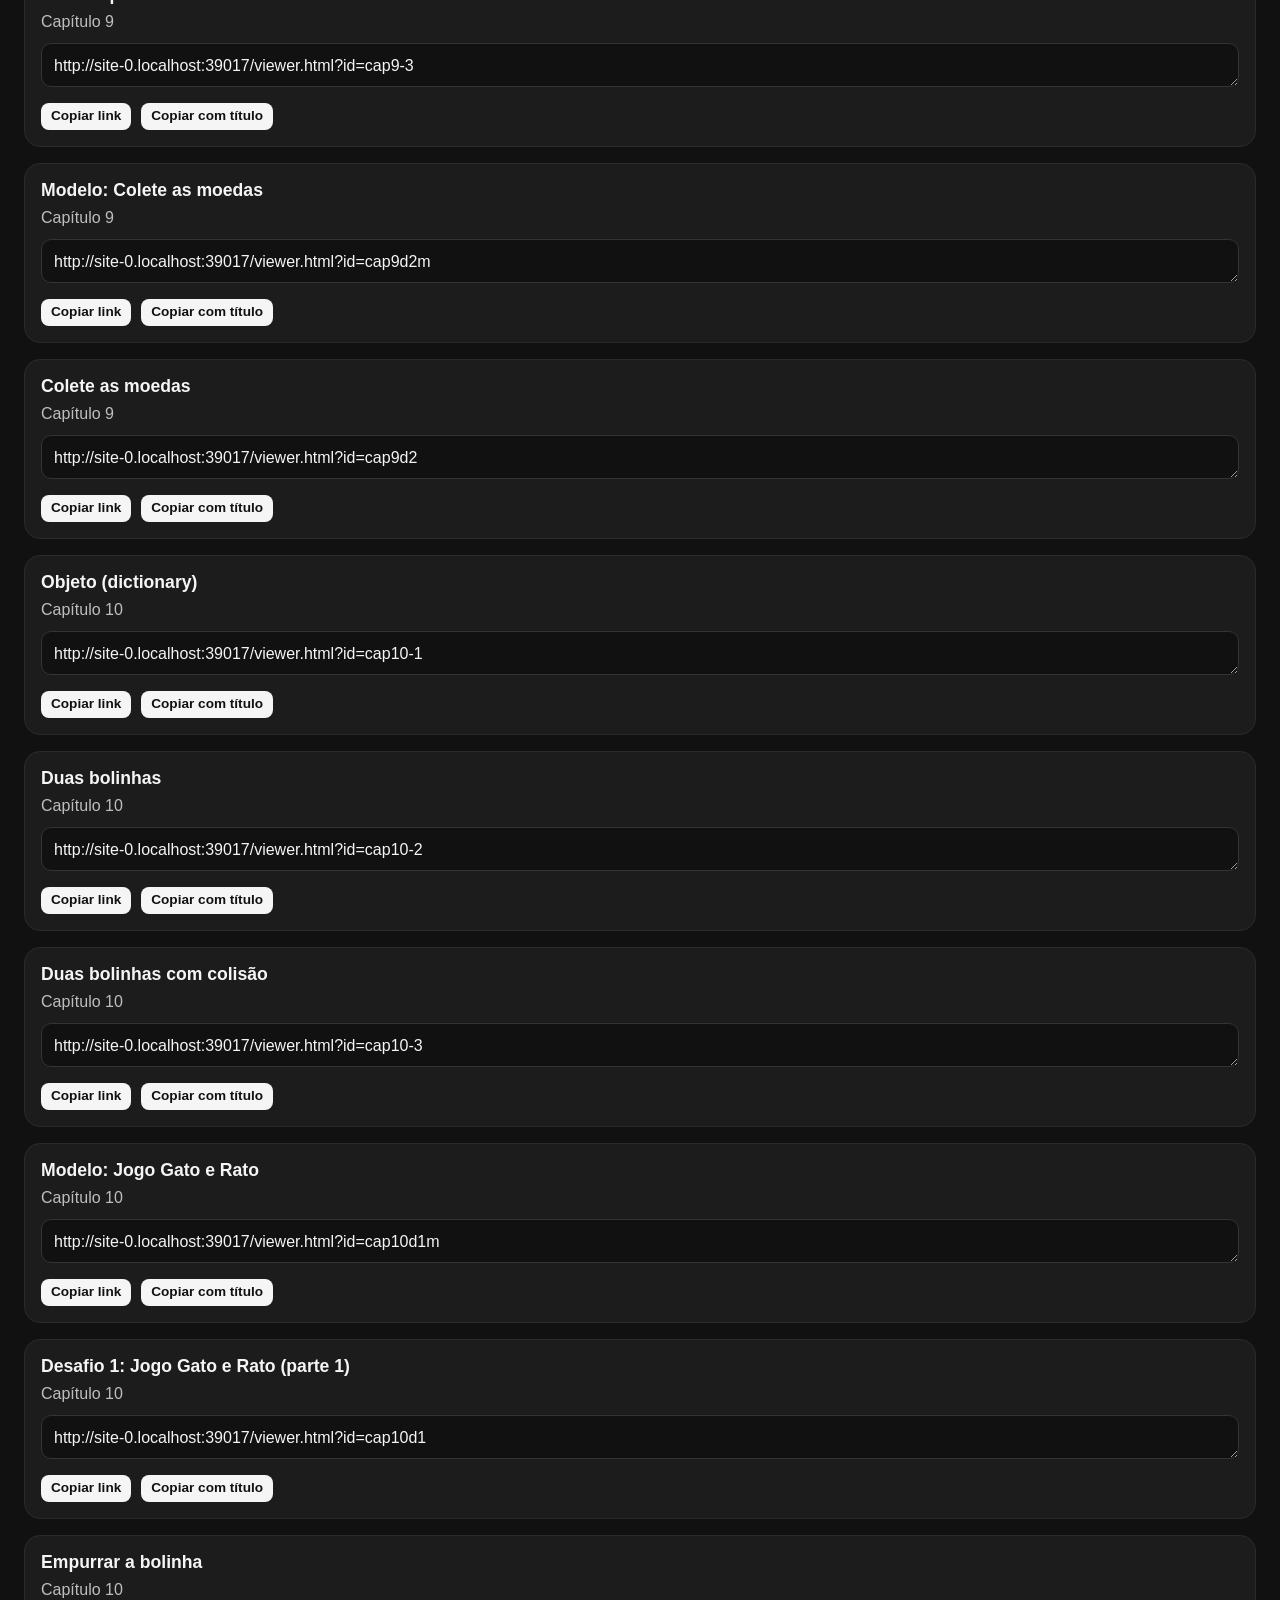
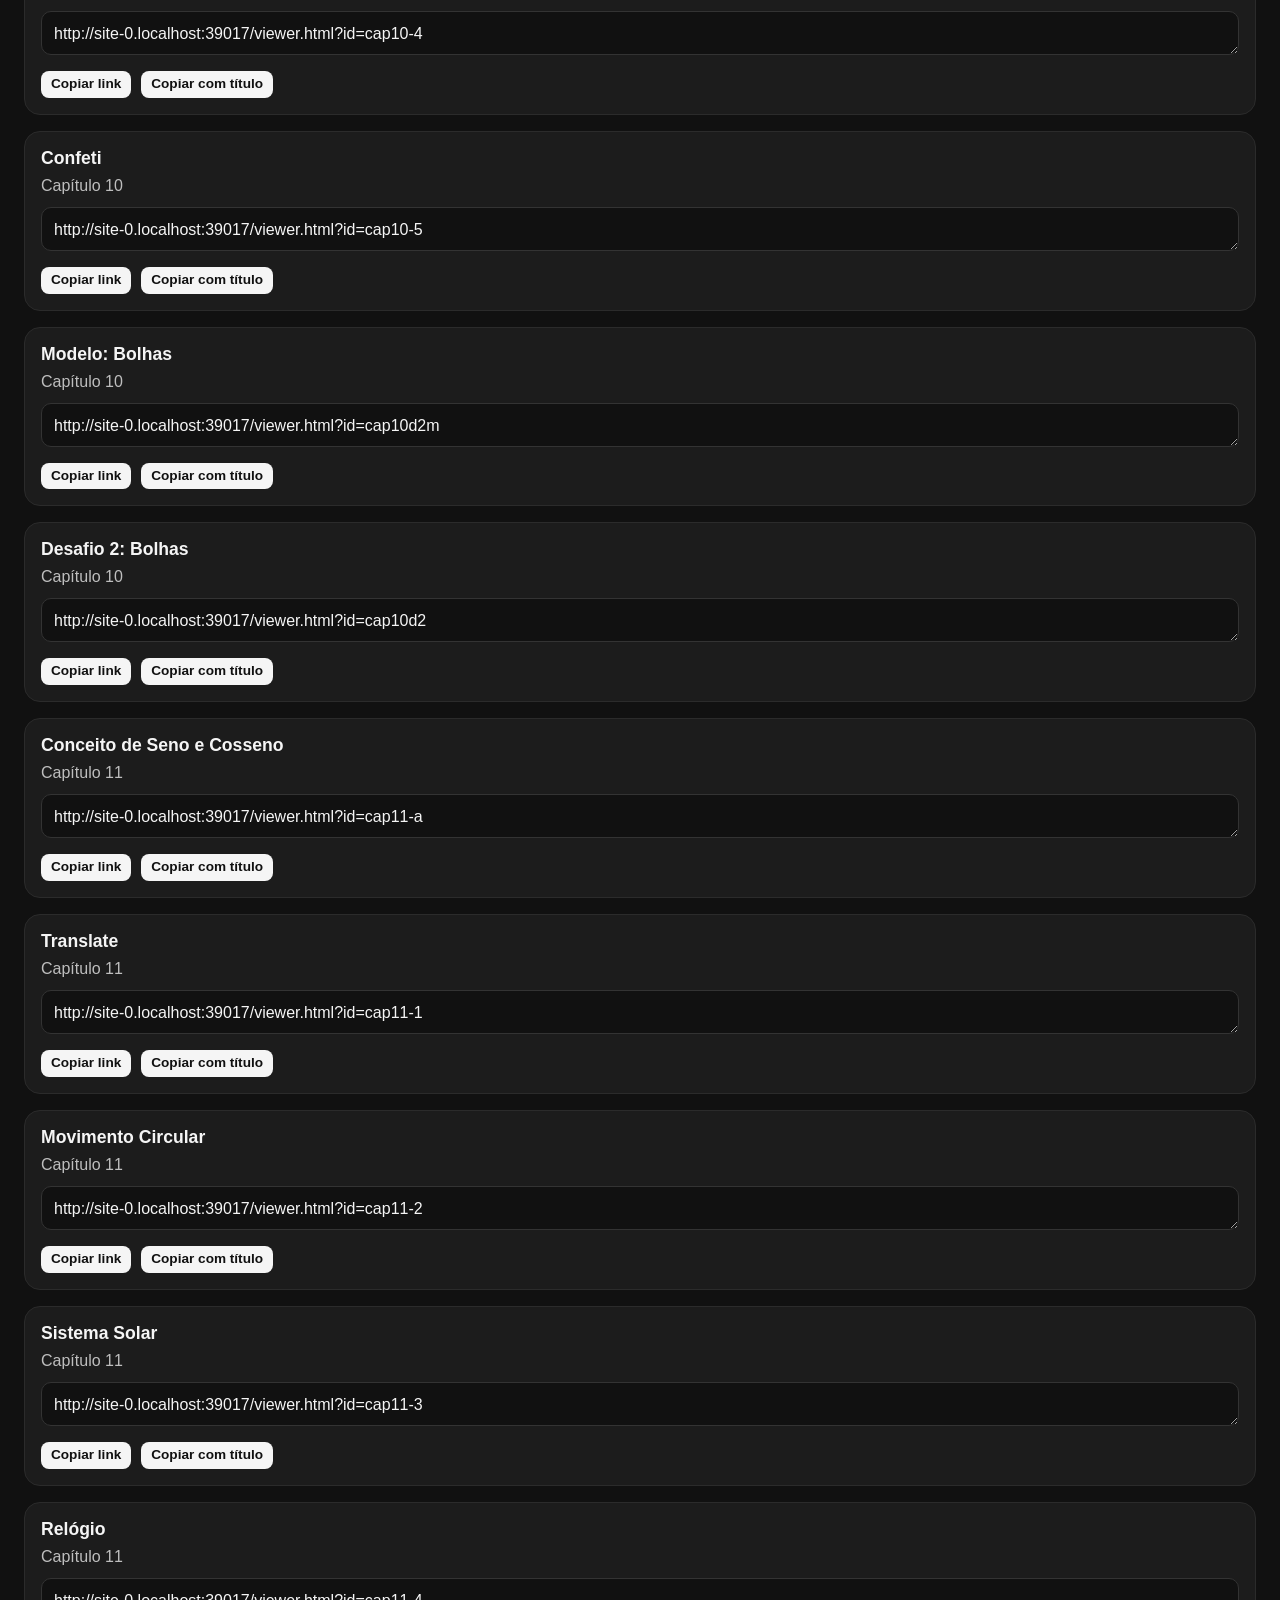
<file: links.html>
<!doctype html>
<html lang="pt-BR">
  <head>
    <meta charset="UTF-8" />
    <meta name="viewport" content="width=device-width, initial-scale=1.0" />
    <link rel="shortcut icon" href="favicon.ico" type="image/x-icon">
    <title>Links das atividades</title>
    <link rel="stylesheet" href="./style.css" />
  </head>
  <body class="gallery-page">
    <header class="topbar">
      <h1>Links das atividades</h1>
      <p>Lista rápida para copiar e colar no Trello.</p>

      <div class="filters">
        <label for="chapter-filter">Capítulo:</label>
        <select id="chapter-filter">
          <option value="all">Todos os capítulos</option>
        </select>
      </div>
    </header>

    <main>
      <section class="links-toolbar">
        <button id="copy-all-btn" type="button">Copiar tudo</button>
      </section>

      <section id="links-list" class="links-list"></section>
    </main>

    <script src="./links.js"></script>
  </body>
</html>
</file>
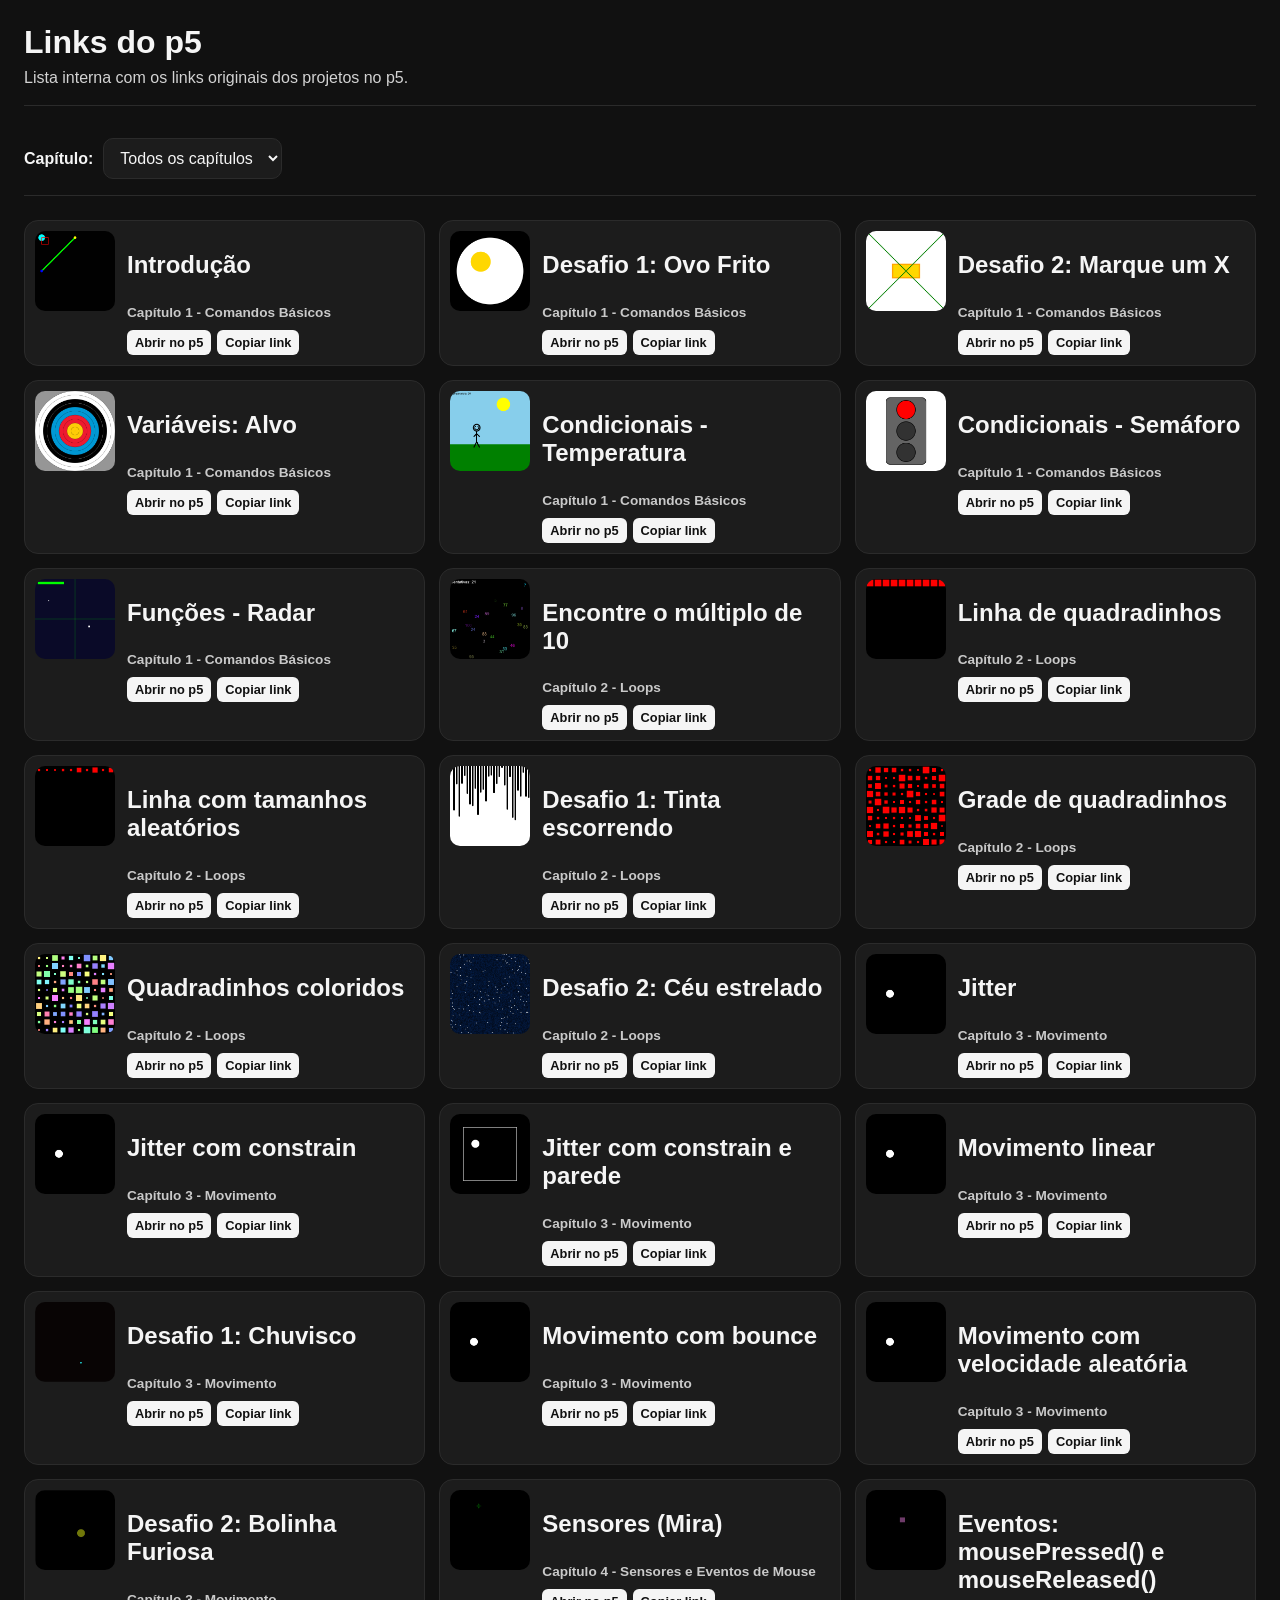
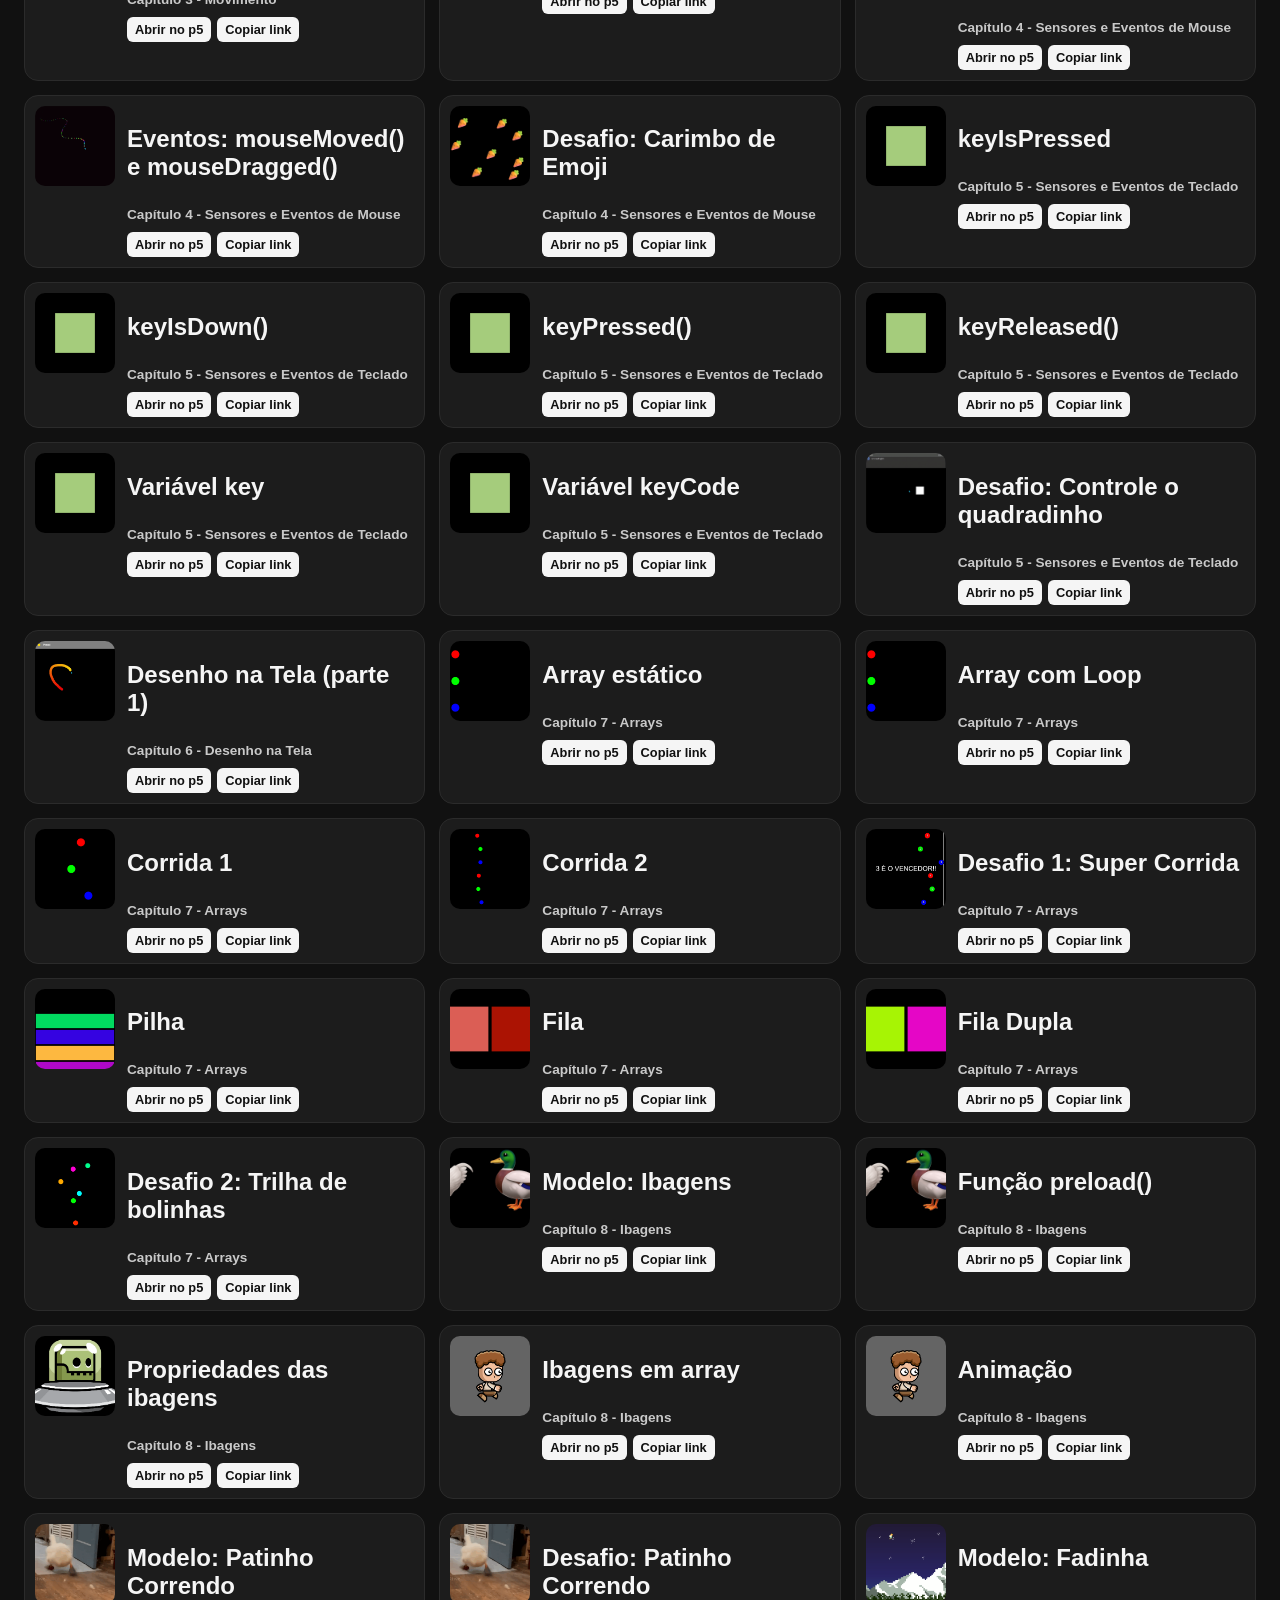
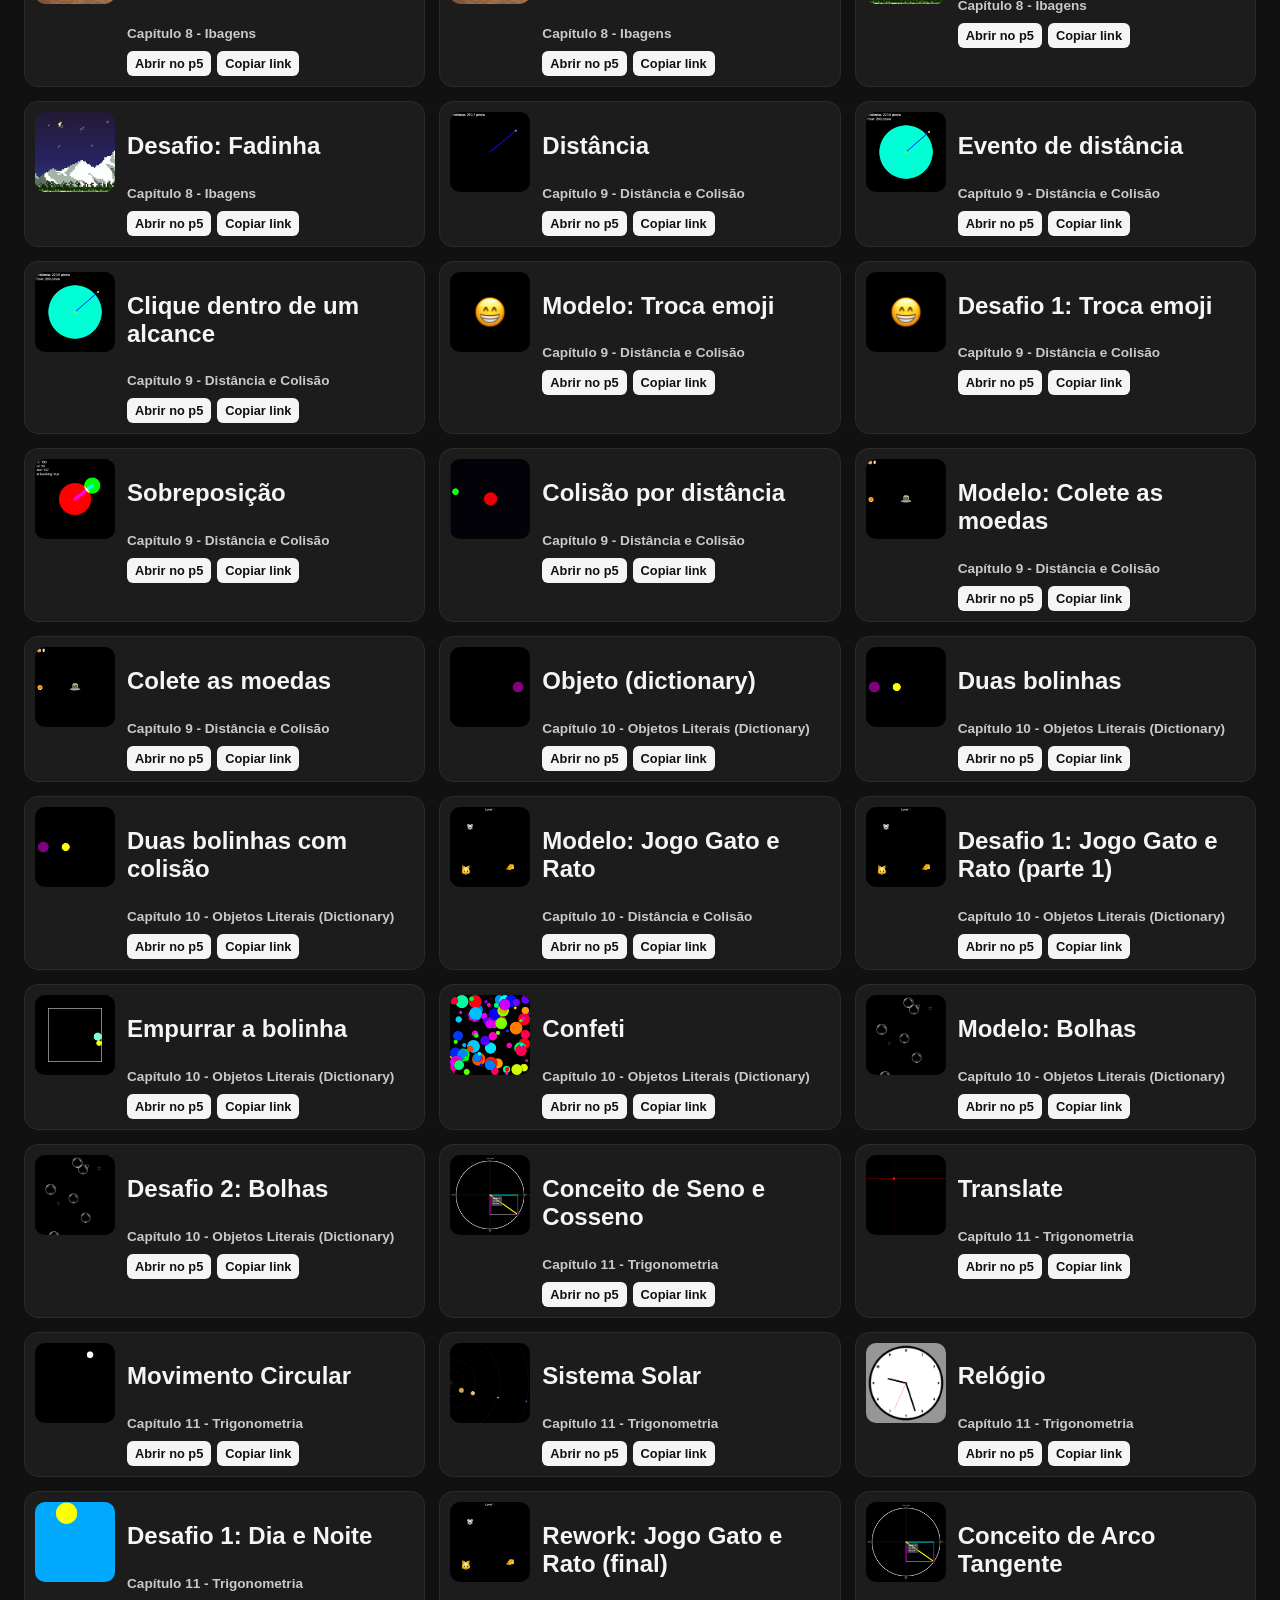
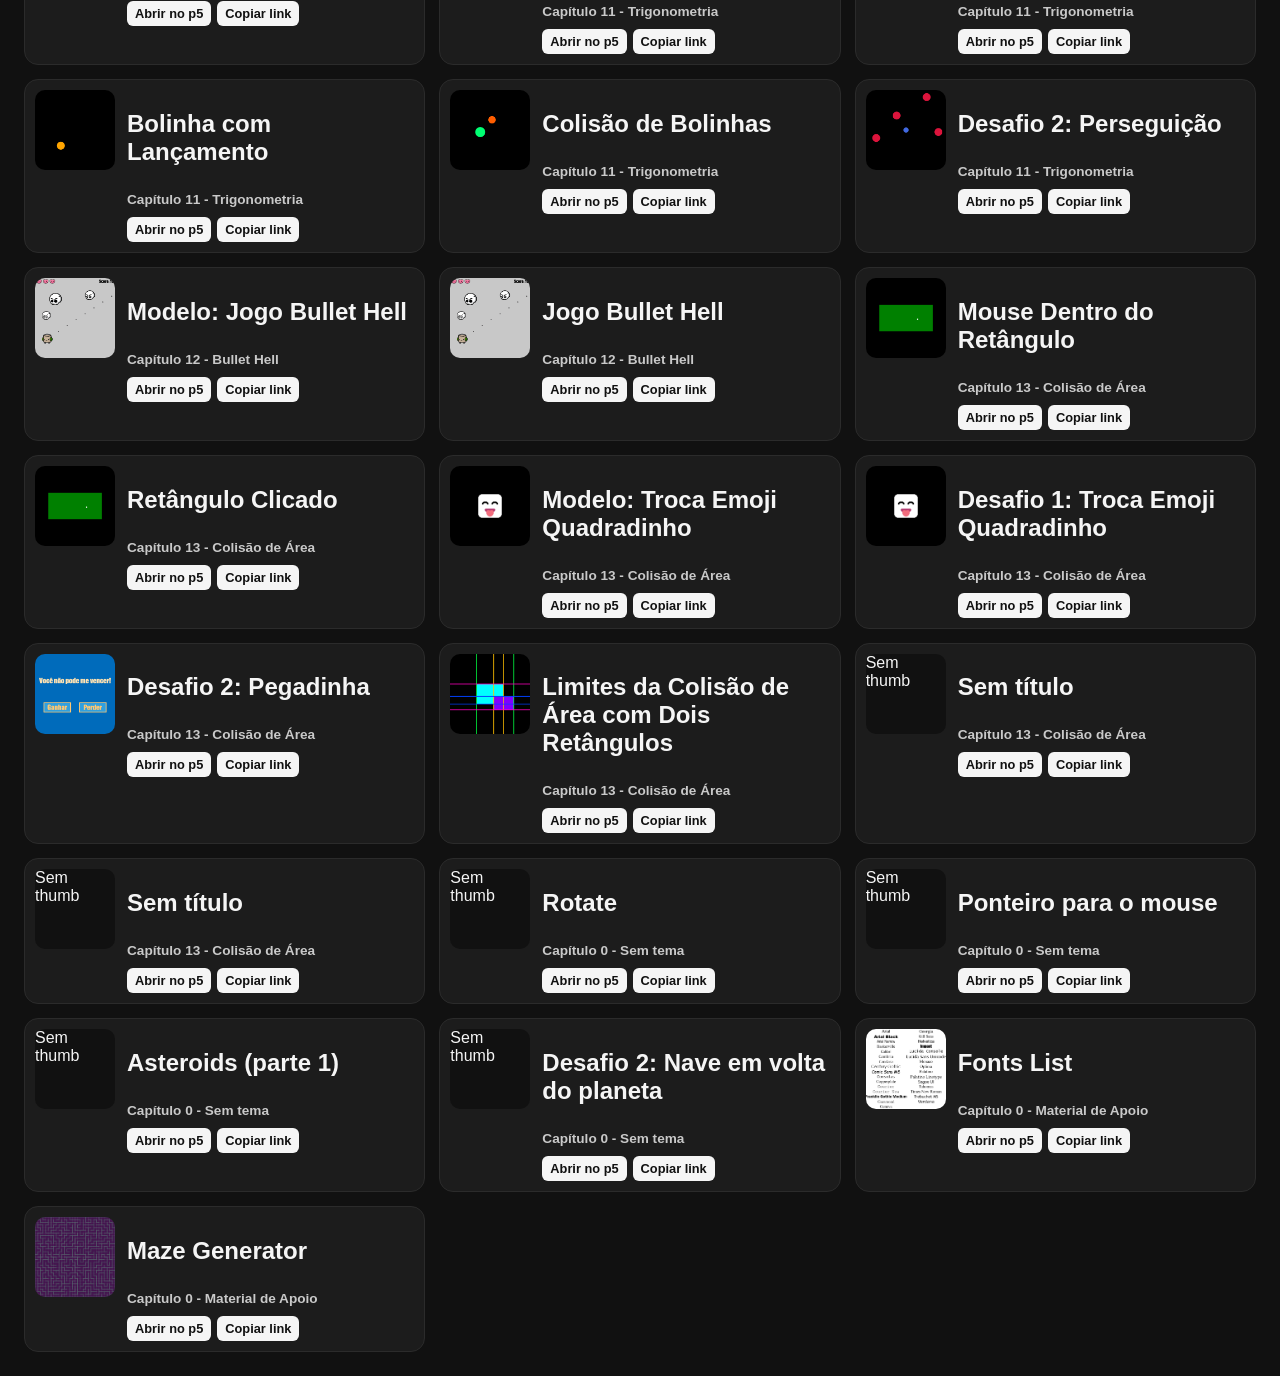
<file: p5links.html>
<!doctype html>
<html lang="pt-BR">
  <head>
    <meta charset="UTF-8" />
    <meta name="viewport" content="width=device-width, initial-scale=1.0" />
    <link rel="shortcut icon" href="favicon.ico" type="image/x-icon" />
    <title>Links do p5</title>
    <link rel="stylesheet" href="./style.css" />
  </head>
  <body class="gallery-page">
    <header class="topbar">
      <h1>Links do p5</h1>
      <p>Lista interna com os links originais dos projetos no p5.</p>

      <div class="filters-wrap">
        <div class="filters">
          <div class="filter-group">
            <label for="chapter-filter">Capítulo:</label>
            <select id="chapter-filter">
              <option value="all">Todos os capítulos</option>
            </select>
          </div>
        </div>
      </div>
    </header>

    <main>
      <section id="p5-links-list" class="p5-links-list"></section>
    </main>

    <script src="./p5links.js"></script>
  </body>
</html>
</file>
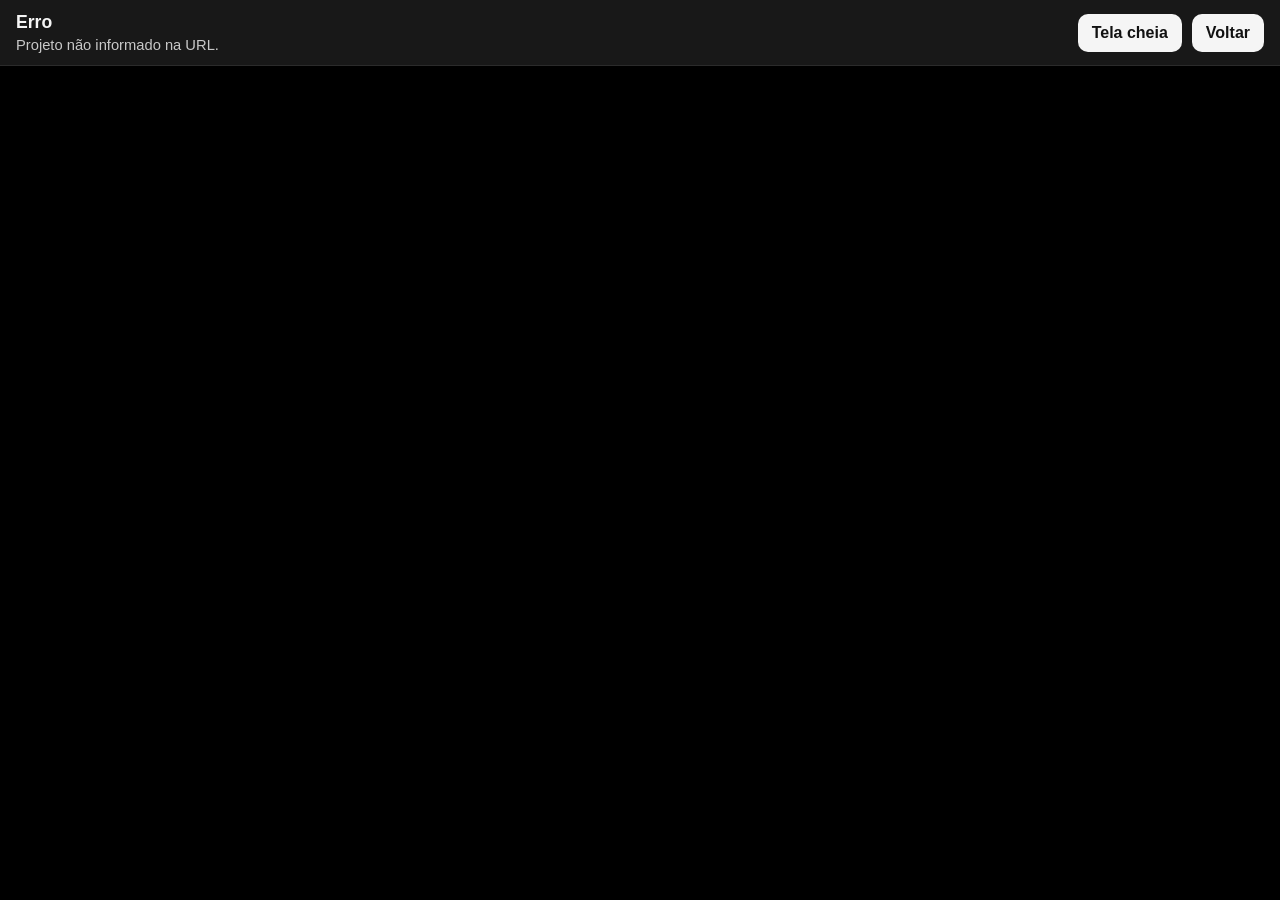
<file: viewer.html>
<!doctype html>
<html lang="pt-BR">
  <head>
    <meta charset="UTF-8" />
    <meta name="viewport" content="width=device-width, initial-scale=1.0" />
    <link rel="shortcut icon" href="favicon.ico" type="image/x-icon" />
    <title>Visualizador</title>
    <link rel="stylesheet" href="./style.css" />
  </head>
  <body class="viewer-page">
    <div class="viewer-shell">
      <header class="viewer-topbar">
        <div class="viewer-info">
          <h1 id="project-title">Carregando...</h1>
          <p id="project-description"></p>
        </div>

        <div class="viewer-actions">
          <button id="fullscreen-btn" type="button">Tela cheia</button>
          <a href="./index.html" class="back-btn">Voltar</a>
        </div>
      </header>

      <main class="viewer-stage">
        <div id="iframe-wrap" class="iframe-wrap">
          <div id="top-shield" class="top-shield" aria-hidden="true"></div>

          <iframe
            id="viewer"
            title="Projeto p5"
            referrerpolicy="no-referrer"
            allowfullscreen
          ></iframe>
        </div>
      </main>
    </div>

    <script src="./viewer.js"></script>
  </body>
</html>
</file>
<file: style.css>
* {
  box-sizing: border-box;
}

html,
body {
  margin: 0;
  min-height: 100%;
  font-family: Arial, Helvetica, sans-serif;
  background: #111;
  color: #f5f5f5;
}

a {
  color: inherit;
  text-decoration: none;
}

button {
  font: inherit;
  cursor: pointer;
}

.gallery-page {
  min-height: 100vh;
  padding: 24px;
}

.topbar {
  margin-bottom: 24px;
}

.topbar h1 {
  margin: 0 0 8px;
  font-size: 2rem;
}

.topbar p {
  margin: 0;
  opacity: 0.85;
}

.project-grid {
  display: grid;
  grid-template-columns: repeat(auto-fit, minmax(260px, 1fr));
  gap: 16px;
  justify-content: center;
}

.project-card {
  background: #1c1c1c;
  border: 1px solid #2b2b2b;
  border-radius: 16px;
  overflow: hidden;
  min-height: 220px;
  display: flex;
  flex-direction: column;
  max-width: 400px;
  width: 100%;
}

.project-thumb {
  aspect-ratio: 1/1;
  width: 100%;
  background: #2b2b2b center / cover no-repeat;
  display: flex;
  align-items: center;
  justify-content: center;
  color: #bbb;
  font-size: 0.95rem;
}

.project-content {
  padding: 16px;
  display: flex;
  flex-direction: column;
  gap: 10px;
  flex: 1;
}

.project-content h2 {
  margin: 0;
  font-size: 1.1rem;
}

.project-content p {
  margin: 0;
  opacity: 0.85;
  line-height: 1.4;
}

.project-content a {
  margin-top: auto;
  display: inline-block;
  background: #f5f5f5;
  color: #111;
  padding: 10px 14px;
  border-radius: 10px;
  font-weight: bold;
  text-align: center;
}

.viewer-page {
  width: 100vw;
  height: 100vh;
  overflow: hidden;
}

.viewer-shell {
  width: 100%;
  height: 100%;
  display: grid;
  grid-template-rows: auto 1fr;
}

.viewer-topbar {
  display: flex;
  justify-content: space-between;
  align-items: center;
  gap: 16px;
  padding: 12px 16px;
  background: #181818;
  border-bottom: 1px solid #2b2b2b;
}

.viewer-info h1 {
  margin: 0;
  font-size: 1.1rem;
}

.viewer-info p {
  margin: 4px 0 0;
  opacity: 0.8;
  font-size: 0.92rem;
}

.viewer-actions {
  display: flex;
  gap: 10px;
  align-items: center;
}

.viewer-actions button,
.viewer-actions .back-btn {
  background: #f5f5f5;
  color: #111;
  border: none;
  padding: 10px 14px;
  border-radius: 10px;
  font-weight: bold;
}

.viewer-stage {
  width: 100%;
  height: 100%;
  overflow: hidden;
}

.iframe-wrap {
  position: relative;
  width: 100%;
  height: 100%;
  background: #000;
}

#viewer {
  width: 100%;
  height: 100%;
  border: none;
  display: block;
  background: #000;
}

/* Ajuste essa altura se houver uma barrinha clicável no topo do embed */
.top-shield {
  position: absolute;
  top: 0;
  left: 0;
  width: 100%;
  height: 48px;
  z-index: 10;
  background: transparent;
  pointer-events: auto;
}

/* classe opcional para esconder o escudo */
.top-shield.disabled {
  pointer-events: none;
}

.error-box {
  padding: 24px;
}

.error-box h2 {
  margin-top: 0;
}
.filters {
  margin-top: 16px;
  display: flex;
  align-items: center;
  gap: 10px;
  flex-wrap: wrap;
}

.filters label {
  font-weight: bold;
}

.filters select {
  font: inherit;
  padding: 10px 12px;
  border-radius: 10px;
  border: 1px solid #2b2b2b;
  background: #1c1c1c;
  color: #f5f5f5;
}

.links-toolbar {
  margin-bottom: 20px;
}

.links-toolbar button {
  background: #f5f5f5;
  color: #111;
  border: none;
  padding: 10px 14px;
  border-radius: 10px;
  font-weight: bold;
}

.links-list {
  display: grid;
  gap: 16px;
}

.link-card {
  background: #1c1c1c;
  border: 1px solid #2b2b2b;
  border-radius: 16px;
  padding: 16px;
}

.link-card-title {
  margin: 0 0 8px;
  font-size: 1.1rem;
}

.link-card-meta {
  margin: 0 0 12px;
  opacity: 0.75;
}

.link-card-url {
  width: 100%;
  height: 44px;
  min-height: 44px;
  max-height: 44px;
  padding: 12px;
  border-radius: 10px;
  border: 1px solid #333;
  background: #111;
  color: #f5f5f5;
  font: inherit;
  line-height: 1.2;
  overflow: hidden;
  white-space: nowrap;
}

.link-card-actions {
  display: flex;
  gap: 10px;
  flex-wrap: wrap;
  margin-top: 12px;
}

.link-card-actions button {
  background: #f5f5f5;
  color: #111;
  border: none;
  padding: 6px 10px;
  border-radius: 8px;
  font-weight: 600;
  font-size: 0.85rem;
  line-height: 1.1;
}

.filters-wrap {
  margin-top: 18px;
  padding: 16px 0;
  border-top: 1px solid #2b2b2b;
  border-bottom: 1px solid #2b2b2b;
}

.filters {
  display: flex;
  flex-wrap: wrap;
  gap: 18px 28px;
  align-items: center;
}

.filter-group {
  display: flex;
  flex-wrap: wrap;
  align-items: center;
  gap: 10px;
}

.filter-label,
.filter-group label {
  font-weight: bold;
}

.filters select {
  font: inherit;
  padding: 10px 12px;
  border-radius: 10px;
  border: 1px solid #2b2b2b;
  background: #1c1c1c;
  color: #f5f5f5;
}

.checkbox-option {
  display: inline-flex;
  align-items: center;
  gap: 6px;
  font-weight: normal;
}

.checkbox-option input {
  accent-color: #f5f5f5;
}

.project-meta {
  margin: 4px 0 8px;
  font-size: 0.95rem;
  font-weight: 600;
  opacity: 0.9;
}

.project-type {
  display: inline-block;
  width: fit-content;
  margin: 2px 0 0;
  padding: 4px 8px;
  border-radius: 999px;
  font-size: 0.78rem;
  font-weight: 700;
  line-height: 1;
  letter-spacing: 0.02em;
  background: #2b2b2b;
  color: #f5f5f5;
  opacity: 1;
}

.filter-actions {
  display: flex;
  gap: 6px;
  margin-left: 10px;
}

.filter-actions button {
  font-size: 0.75rem;
  padding: 4px 8px;
  border-radius: 6px;
  border: 1px solid #333;
  background: #1c1c1c;
  color: #f5f5f5;
  cursor: pointer;
}

.filter-actions button:hover {
  background: #2a2a2a;
}

.p5-link-card {
  display: flex;
  gap: 12px;
  background: #1c1c1c;
  border: 1px solid #2b2b2b;
  border-radius: 14px;
  padding: 10px;
}

.p5-link-thumb {
  width: 80px;
  height: 80px;
  border-radius: 10px;
  background-size: cover;
  background-position: center;
  background-color: #111;
  flex-shrink: 0;
}

.p5-link-content {
  display: flex;
  flex-direction: column;
  gap: 6px;
  flex: 1;
}

.p5-link-meta {
  margin: 0;
  font-size: 0.85rem;
  opacity: 0.8;
  font-weight: 600;
}

.p5-link-actions {
  display: flex;
  gap: 6px;
  margin-top: 4px;
}

.p5-link-actions button,
.p5-link-actions a {
  background: #f5f5f5;
  color: #111;
  border: none;
  padding: 5px 8px;
  border-radius: 6px;
  font-size: 0.8rem;
  font-weight: 600;
  text-decoration: none;
}

.p5-links-list {
  display: grid;
  grid-template-columns: repeat(auto-fill, minmax(320px, 1fr));
  gap: 14px;
  margin-top: 20px;
}
</file>
